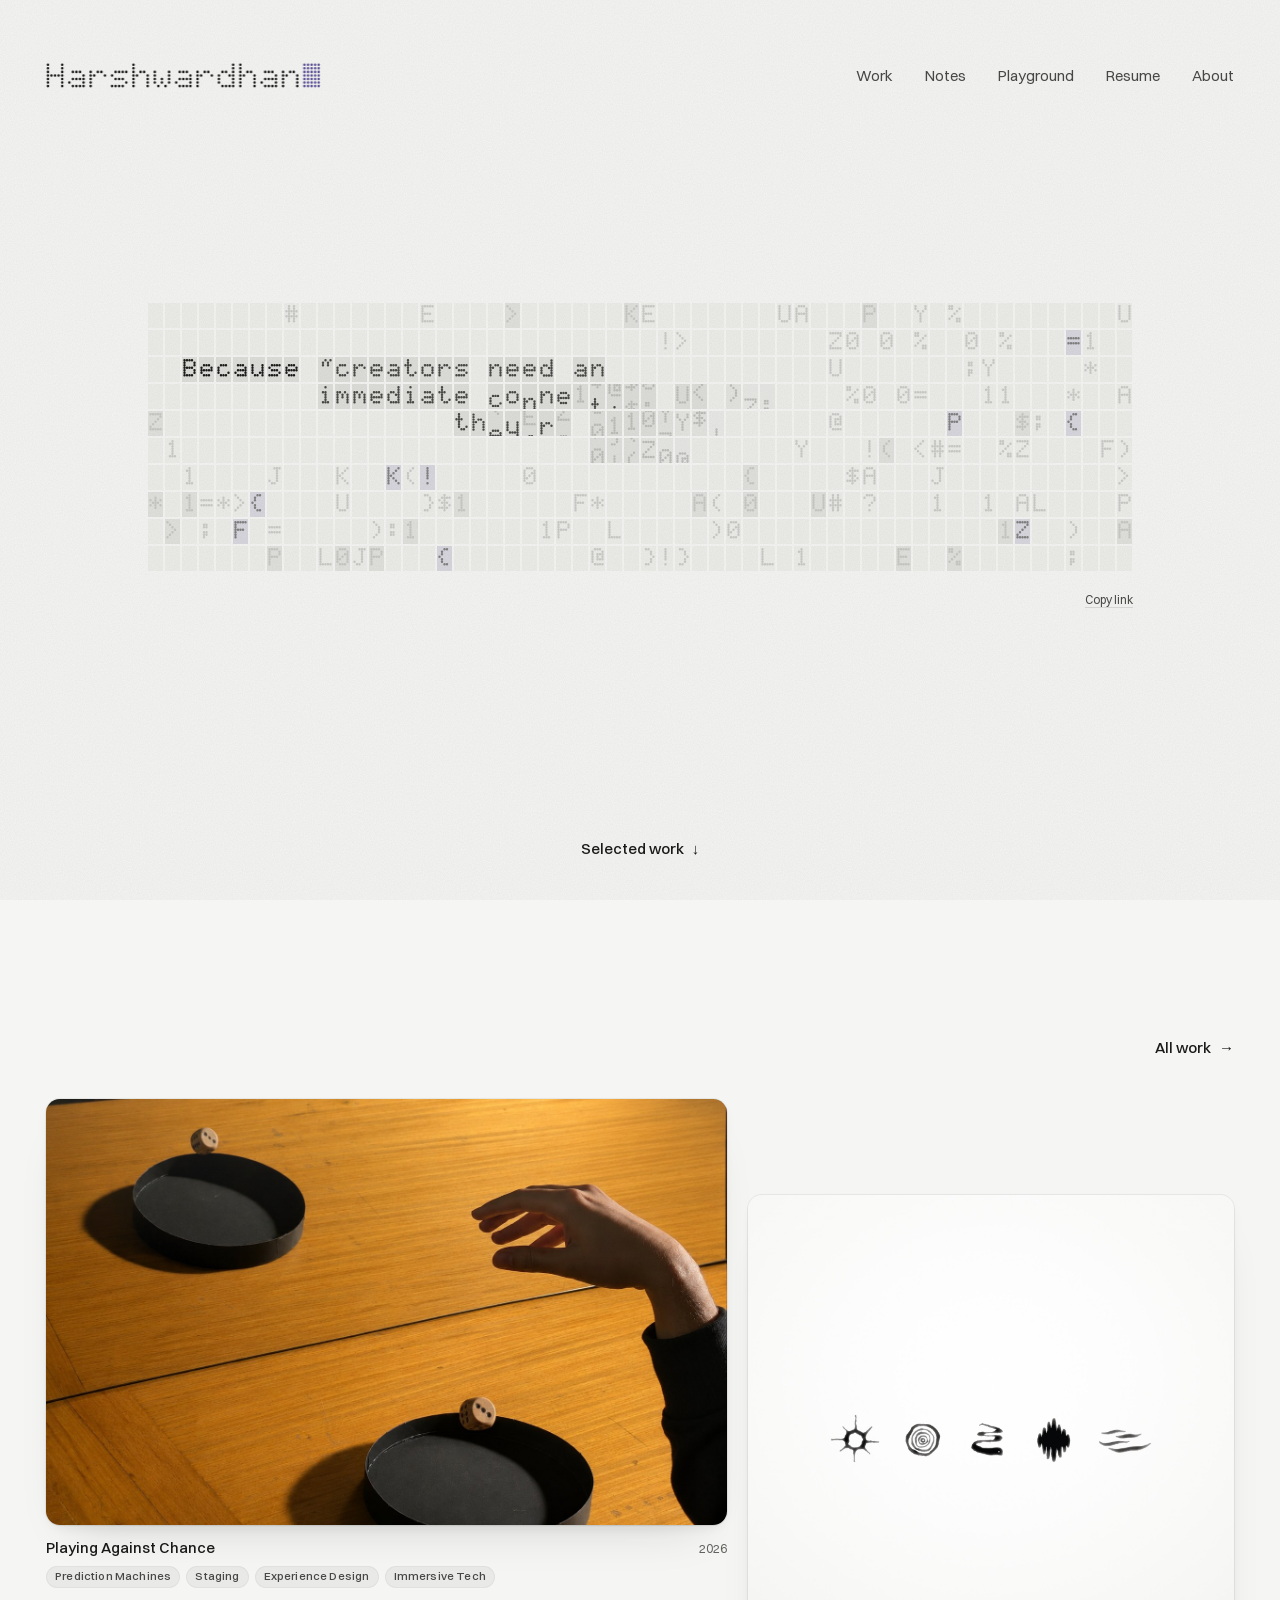
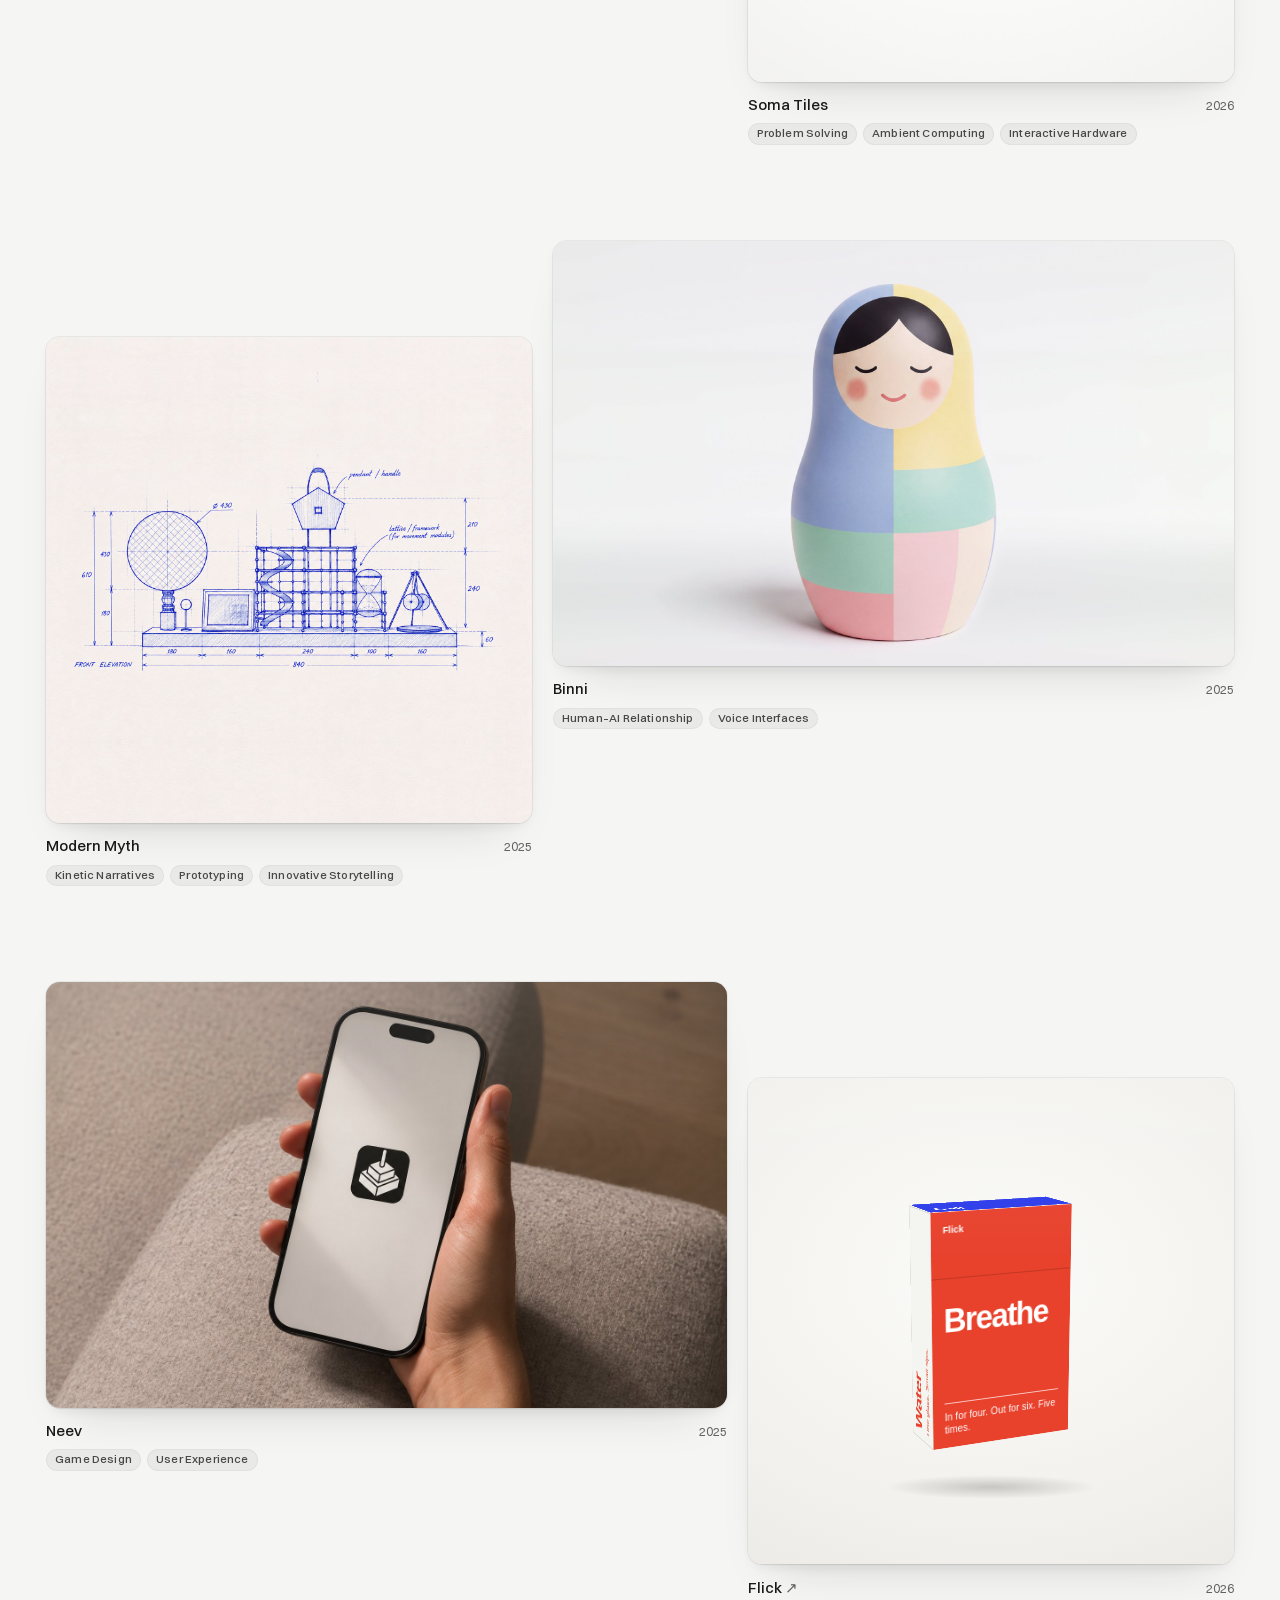
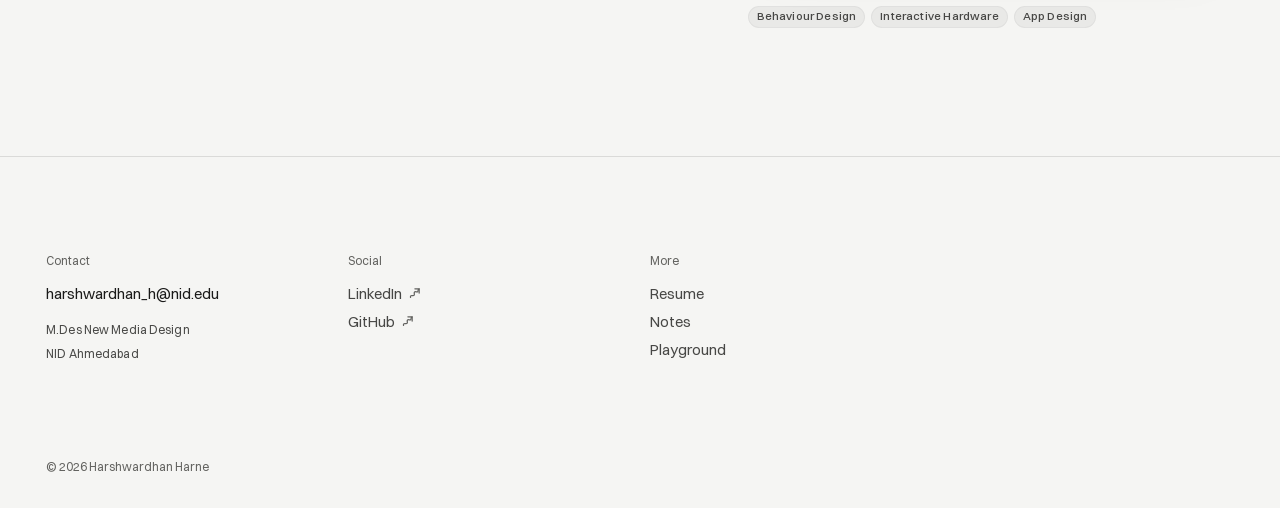
<file: index.html>
<!doctype html>
<html lang="en">
<head>
  <meta charset="utf-8">
  <meta name="viewport" content="width=device-width, initial-scale=1">
  <title>Harshwardhan Harne</title>
  <meta name="description" content="Harshwardhan Harne, designer. M.Des New Media Design, NID Ahmedabad.">
  <meta property="og:title" content="Harshwardhan Harne">
  <meta property="og:description" content="Designer. M.Des New Media Design, NID Ahmedabad.">
  <meta name="theme-color" content="#f5f5f3">
  <link rel="icon" href="assets/favicon.svg" type="image/svg+xml">
  <link rel="preload" href="assets/fonts/switzer-400-normal.woff2" as="font" type="font/woff2" crossorigin>
  <link rel="preload" href="assets/fonts/switzer-500-normal.woff2" as="font" type="font/woff2" crossorigin>
  <link rel="stylesheet" href="assets/css/foundations.css">
  <link rel="stylesheet" href="assets/css/site.css">
</head>
<body data-page="home">

  <!-- ===================== FIRST SCREEN ===================== -->
  <div class="hero">
    <header class="site-header page">
      <div class="brand">
        <h1 class="name"><span class="dots-l" data-name>Harshwardhan Harne</span></h1>
      </div>
      <nav aria-label="Main">
        <ul class="nav">
          <li><a class="nav-link" href="work.html">Work</a></li>
          <li><a class="nav-link" href="notes.html">Notes</a></li>
          <li><a class="nav-link" href="playground.html">Playground</a></li>
          <li><a class="nav-link" href="resume.html">Resume</a></li>
          <li><a class="nav-link" href="about.html">About</a></li>
        </ul>
      </nav>
    </header>

    <!-- Centre piece: a sentence written by me, chance and the visitor -->
    <div class="field-stage">
      <section class="synth page" data-synth aria-label="A sentence chance synthesises from my lines and the words of others">
        <canvas class="sy-grid" role="img" aria-label="A field of shifting characters"></canvas>
        <div class="sy-foot">
          <p class="sy-note" data-sy-note></p>
          <button class="sy-act" type="button" data-sy-share><span data-label>Copy link</span></button>
        </div>
        <p class="sr-only" aria-live="polite" data-sy-live></p>
      </section>
    </div>

    <div class="hero-base page">
      <a class="action" href="#work">Selected work <span class="arrow" aria-hidden="true">↓</span></a>
    </div>
  </div>

  <!-- ===================== SELECTED WORK ===================== -->
  <section id="work" class="page work-section" aria-labelledby="work-label">
    <div class="section-head is-action-only">
      <h2 class="section-label sr-only" id="work-label">Selected work</h2>
      <a class="action" href="work.html">All work <span class="arrow" aria-hidden="true">→</span></a>
    </div>
    <div class="work-feature" data-work="featured"></div>
  </section>

  <!-- ===================== FOOTER =====================
       Labelled groups, stacked. Replace # with your Instagram link. -->
  <footer class="site-footer page">
    <div class="grid">
      <div class="foot-group wide">
        <h2>Contact</h2>
        <a class="foot-email" href="mailto:harshwardhan_h@nid.edu">harshwardhan_h@nid.edu</a>
        <div class="foot-meta">
          <p>M.Des New Media Design</p>
          <p>NID Ahmedabad</p>
        </div>
      </div>
      <div class="foot-group">
        <h2>Social</h2>
        <a href="https://www.linkedin.com/in/harshwardhan-h-123a101b2" target="_blank" rel="noopener">LinkedIn <span class="arrow arrow-wave" aria-hidden="true"></span></a>
        <!-- add your Instagram URL, then remove these comment marks: <a href="#" target="_blank" rel="noopener">Instagram <span class="arrow arrow-wave" aria-hidden="true"></span></a> -->
        <a href="https://github.com/harshharne" target="_blank" rel="noopener">GitHub <span class="arrow arrow-wave" aria-hidden="true"></span></a>
      </div>
      <div class="foot-group">
        <h2>More</h2>
        <a href="resume.html">Resume</a>
        <a href="notes.html">Notes</a>
        <a href="playground.html">Playground</a>
      </div>
    </div>
    <p class="foot-base">© <span data-year>2026</span> Harshwardhan Harne</p>
  </footer>

  <script src="assets/js/dotfont.js"></script>
  <script src="assets/js/dots.js"></script>
  <script src="assets/js/content.js"></script>
  <script src="assets/js/flick-pack.js"></script>
  <script src="assets/js/work.js"></script>
  <script src="assets/js/name.js"></script>
  <script src="assets/js/chance.js"></script>
  <script src="assets/js/synth-data.js"></script>
  <script src="assets/js/synth.js"></script>
  <script src="assets/js/crayon.js"></script>
  <script>
    document.querySelectorAll("[data-year]").forEach(el => el.textContent = new Date().getFullYear());
  </script>
  <script src="assets/js/count.js" defer></script>
</body>
</html>
</file>
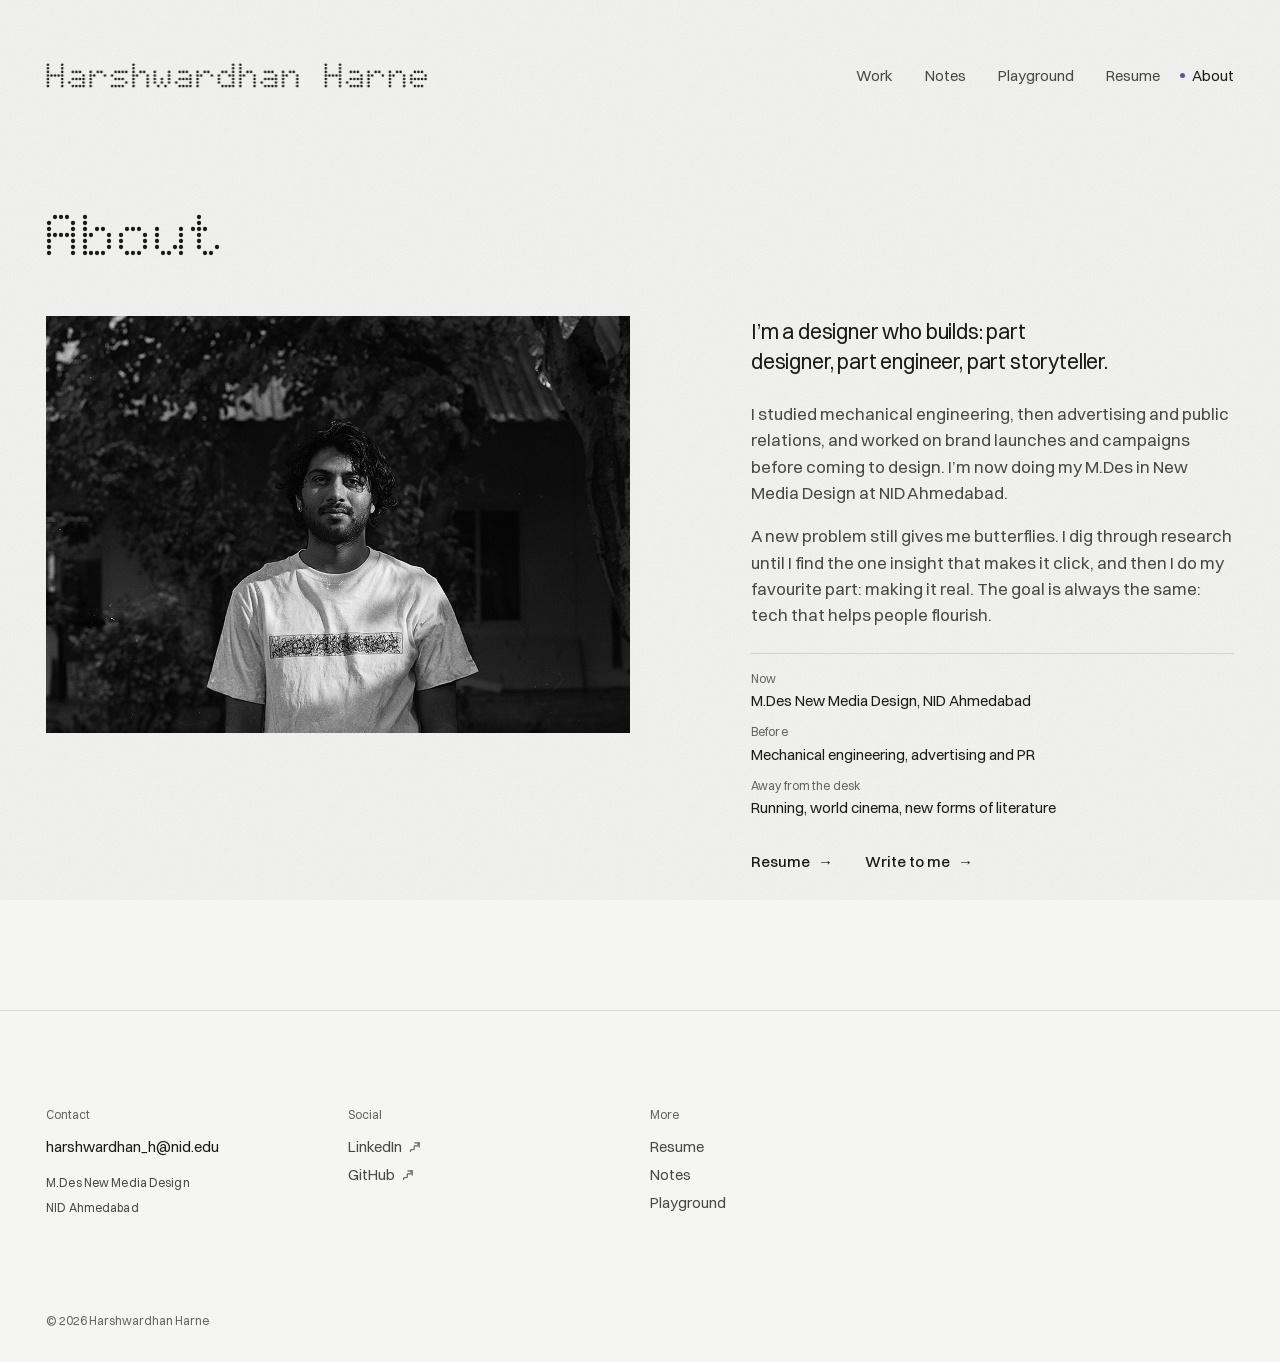
<file: about.html>
<!doctype html>
<html lang="en">
<head>
  <meta charset="utf-8">
  <meta name="viewport" content="width=device-width, initial-scale=1">
  <title>About · Harshwardhan Harne</title>
  <meta name="description" content="Harshwardhan Harne, designer. M.Des New Media Design, NID Ahmedabad.">
  <meta property="og:title" content="Harshwardhan Harne">
  <meta property="og:description" content="Designer. M.Des New Media Design, NID Ahmedabad.">
  <meta name="theme-color" content="#f5f5f3">
  <link rel="icon" href="assets/favicon.svg" type="image/svg+xml">
  <link rel="preload" href="assets/fonts/switzer-400-normal.woff2" as="font" type="font/woff2" crossorigin>
  <link rel="preload" href="assets/fonts/switzer-500-normal.woff2" as="font" type="font/woff2" crossorigin>
  <link rel="stylesheet" href="assets/css/foundations.css">
  <link rel="stylesheet" href="assets/css/site.css">
</head>
<body data-page="about">

  <header class="site-header page">
    <div class="brand">
      <a class="name" href="index.html" aria-label="Harshwardhan Harne, home"><span class="dots-l" data-name>Harshwardhan Harne</span></a>
    </div>
    <nav aria-label="Main">
      <ul class="nav">
        <li><a class="nav-link" href="work.html">Work</a></li>
        <li><a class="nav-link" href="notes.html">Notes</a></li>
        <li><a class="nav-link" href="playground.html">Playground</a></li>
        <li><a class="nav-link" href="resume.html">Resume</a></li>
        <li><a class="nav-link" href="about.html" aria-current="page">About</a></li>
      </ul>
    </nav>
  </header>

  <main class="page">
    <section class="page-intro">
      <h1 class="dots-xl" data-dots="nowrap">About</h1>
    </section>

    <!-- PLACEHOLDER COPY: drawn from the resume, to be rewritten in Phase B. -->
    <div class="about">
      <figure class="about-photo">
        <img src="assets/img/harsh.jpg" alt="Black and white portrait of Harshwardhan Harne, standing outdoors under trees" width="1167" height="833">
      </figure>
      <div class="about-text">
        <p class="about-lead">I’m a designer who builds: part designer, part engineer, part storyteller.</p>
        <div class="cs-text">
          <p>I studied mechanical engineering, then advertising and public relations, and worked on brand launches and campaigns before coming to design. I’m now doing my M.Des in New Media Design at NID Ahmedabad.</p>
          <p>A new problem still gives me butterflies. I dig through research until I find the one insight that makes it click, and then I do my favourite part: making it real. The goal is always the same: tech that helps people flourish.</p>
        </div>
        <dl class="about-facts">
          <div><dt>Now</dt><dd>M.Des New Media Design, NID Ahmedabad</dd></div>
          <div><dt>Before</dt><dd>Mechanical engineering, advertising and PR</dd></div>
          <div><dt>Away from the desk</dt><dd>Running, world cinema, new forms of literature</dd></div>
        </dl>
        <p class="about-links"><a class="action" href="resume.html">Resume <span class="arrow" aria-hidden="true">→</span></a><a class="action" href="mailto:harshwardhan_h@nid.edu">Write to me <span class="arrow" aria-hidden="true">→</span></a></p>
      </div>
    </div>
  </main>

  <!-- ===================== FOOTER =====================
       Labelled groups, stacked. Replace # with your Instagram link. -->
  <footer class="site-footer page">
    <div class="grid">
      <div class="foot-group wide">
        <h2>Contact</h2>
        <a class="foot-email" href="mailto:harshwardhan_h@nid.edu">harshwardhan_h@nid.edu</a>
        <div class="foot-meta">
          <p>M.Des New Media Design</p>
          <p>NID Ahmedabad</p>
        </div>
      </div>
      <div class="foot-group">
        <h2>Social</h2>
        <a href="https://www.linkedin.com/in/harshwardhan-h-123a101b2" target="_blank" rel="noopener">LinkedIn <span class="arrow arrow-wave" aria-hidden="true"></span></a>
        <!-- add your Instagram URL, then remove these comment marks: <a href="#" target="_blank" rel="noopener">Instagram <span class="arrow arrow-wave" aria-hidden="true"></span></a> -->
        <a href="https://github.com/harshharne" target="_blank" rel="noopener">GitHub <span class="arrow arrow-wave" aria-hidden="true"></span></a>
      </div>
      <div class="foot-group">
        <h2>More</h2>
        <a href="resume.html">Resume</a>
        <a href="notes.html">Notes</a>
        <a href="playground.html">Playground</a>
      </div>
    </div>
    <p class="foot-base">© <span data-year>2026</span> Harshwardhan Harne</p>
  </footer>

  <script src="assets/js/dotfont.js"></script>
  <script src="assets/js/dots.js"></script>
  <script src="assets/js/name.js"></script>
  <script>
    document.querySelectorAll("[data-year]").forEach(el => el.textContent = new Date().getFullYear());
  </script>
  <script src="assets/js/count.js" defer></script>
</body>
</html>
</file>
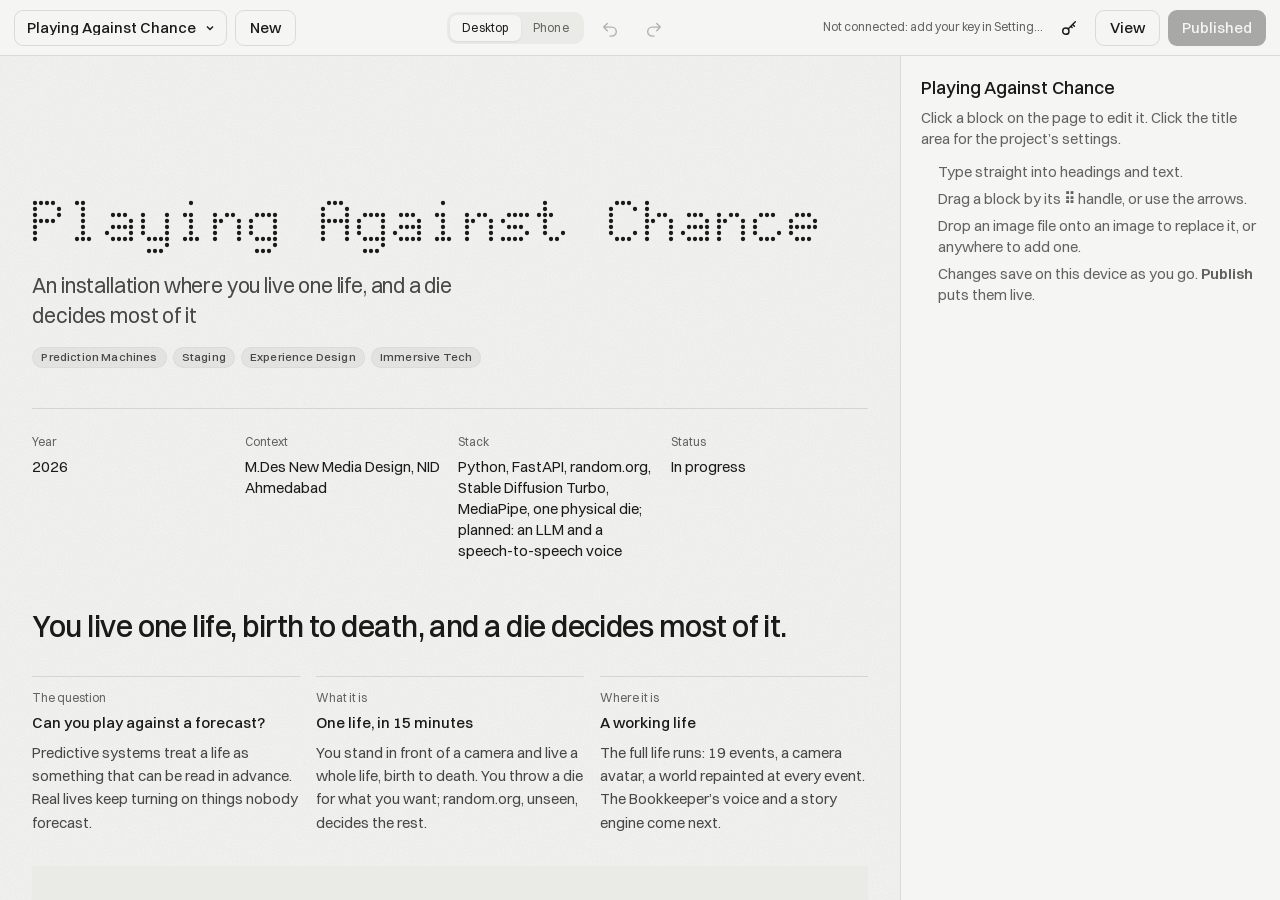
<file: edit.html>
<!doctype html>
<html lang="en">
<head>
  <meta charset="utf-8">
  <meta name="viewport" content="width=device-width, initial-scale=1, viewport-fit=cover">
  <meta name="robots" content="noindex, nofollow">
  <title>Editor · Harshwardhan Harne</title>
  <meta name="theme-color" content="#f5f5f3">
  <link rel="icon" href="assets/favicon.svg" type="image/svg+xml">
  <link rel="stylesheet" href="assets/css/foundations.css">
  <link rel="stylesheet" href="assets/editor/editor.css">
</head>
<body class="ed">
  <!-- The case study editor. Not linked from the site. Publishing needs your GitHub key (Settings). -->
  <header class="ed-top">
    <div class="ed-top-left">
      <label class="ed-select"><span class="sr-only">Project</span><select id="pick" aria-label="Project"></select></label>
      <button class="ed-btn ghost" id="newProject" title="New project">New</button>
    </div>
    <div class="ed-top-mid">
      <div class="ed-seg" role="group" aria-label="Preview width">
        <button class="ed-seg-btn" data-view="desktop" aria-pressed="true">Desktop</button>
        <button class="ed-seg-btn" data-view="phone" aria-pressed="false">Phone</button>
      </div>
      <button class="ed-icon" id="undo" title="Undo (Ctrl/Cmd+Z)" aria-label="Undo"><svg viewBox="0 0 20 20"><path d="M7 5 3 9l4 4M3 9h9a5 5 0 0 1 0 10h-2"/></svg></button>
      <button class="ed-icon" id="redo" title="Redo (Shift+Ctrl/Cmd+Z)" aria-label="Redo"><svg viewBox="0 0 20 20"><path d="m13 5 4 4-4 4M17 9H8a5 5 0 0 0 0 10h2"/></svg></button>
    </div>
    <div class="ed-top-right">
      <span class="ed-status" id="status" aria-live="polite"></span>
      <button class="ed-icon" id="openSettings" title="Publishing key" aria-label="Publishing key"><svg viewBox="0 0 20 20"><circle cx="6.5" cy="13.5" r="3.5"/><path d="m9 11 8-8M14 6l2 2M12 8l1.5 1.5"/></svg></button>
      <a class="ed-btn ghost" id="viewLive" target="_blank" rel="noopener">View</a>
      <button class="ed-btn" id="publish" disabled>Publish</button>
    </div>
  </header>

  <div class="ed-main">
    <div class="ed-stage" id="stage">
      <iframe id="canvas" class="ed-frame" src="assets/editor/canvas.html" title="Case study canvas"></iframe>
    </div>
    <aside class="ed-panel" id="panel" aria-label="Block settings">
      <button class="ed-sheet-grip" id="sheetClose" aria-label="Close settings"><span></span></button>
      <div class="ed-panel-body" id="panelBody"></div>
    </aside>
  </div>

  <!-- add a block -->
  <dialog class="ed-dialog" id="palette">
    <form method="dialog" class="ed-dialog-in">
      <header><h2>Add a block</h2><button class="ed-icon" value="cancel" aria-label="Close"><svg viewBox="0 0 20 20"><path d="m5 5 10 10M15 5 5 15"/></svg></button></header>
      <div class="ed-palette" id="paletteList"></div>
    </form>
  </dialog>

  <!-- settings: GitHub key -->
  <dialog class="ed-dialog" id="settings">
    <form method="dialog" class="ed-dialog-in" id="settingsForm">
      <header><h2>Publishing</h2><button class="ed-icon" value="cancel" aria-label="Close"><svg viewBox="0 0 20 20"><path d="m5 5 10 10M15 5 5 15"/></svg></button></header>
      <p class="ed-help">Publish saves your changes straight to your GitHub repo. It needs a key that can only touch that one repo.</p>
      <ol class="ed-steps">
        <li>On GitHub, open <a class="link" href="https://github.com/settings/personal-access-tokens/new" target="_blank" rel="noopener">Settings → Developer settings → Fine-grained tokens → Generate new token</a>.</li>
        <li>Name it “Portfolio editor”, and pick an expiry (a year is fine).</li>
        <li>Repository access: <b>Only select repositories</b> → your portfolio repo.</li>
        <li>Permissions → Repository → <b>Contents: Read and write</b>. Nothing else.</li>
        <li>Generate, copy it, and paste it below. It stays on this device only.</li>
      </ol>
      <label class="ed-field"><span>Key</span><input type="password" id="ghToken" autocomplete="off" spellcheck="false" placeholder="github_pat_…"></label>
      <div class="ed-row2">
        <label class="ed-field"><span>Owner</span><input id="ghOwner" spellcheck="false"></label>
        <label class="ed-field"><span>Repo</span><input id="ghRepo" spellcheck="false"></label>
      </div>
      <label class="ed-field"><span>Branch <i>(blank = the repo’s default)</i></span><input id="ghBranch" spellcheck="false" placeholder="main"></label>
      <p class="ed-help" id="ghCheck"></p>
      <footer><button class="ed-btn ghost" type="button" id="ghForget">Forget key</button><button class="ed-btn ghost" type="button" id="ghTest">Check</button><button class="ed-btn" value="save">Save</button></footer>
    </form>
  </dialog>

  <div class="ed-toasts" id="toasts" aria-live="polite"></div>
  <input type="file" id="filePick" accept="image/*,video/mp4,video/webm" hidden>

  <script src="assets/editor/blocks.js"></script>
  <script src="assets/editor/github.js"></script>
  <script src="assets/editor/editor.js"></script>
</body>
</html>
</file>
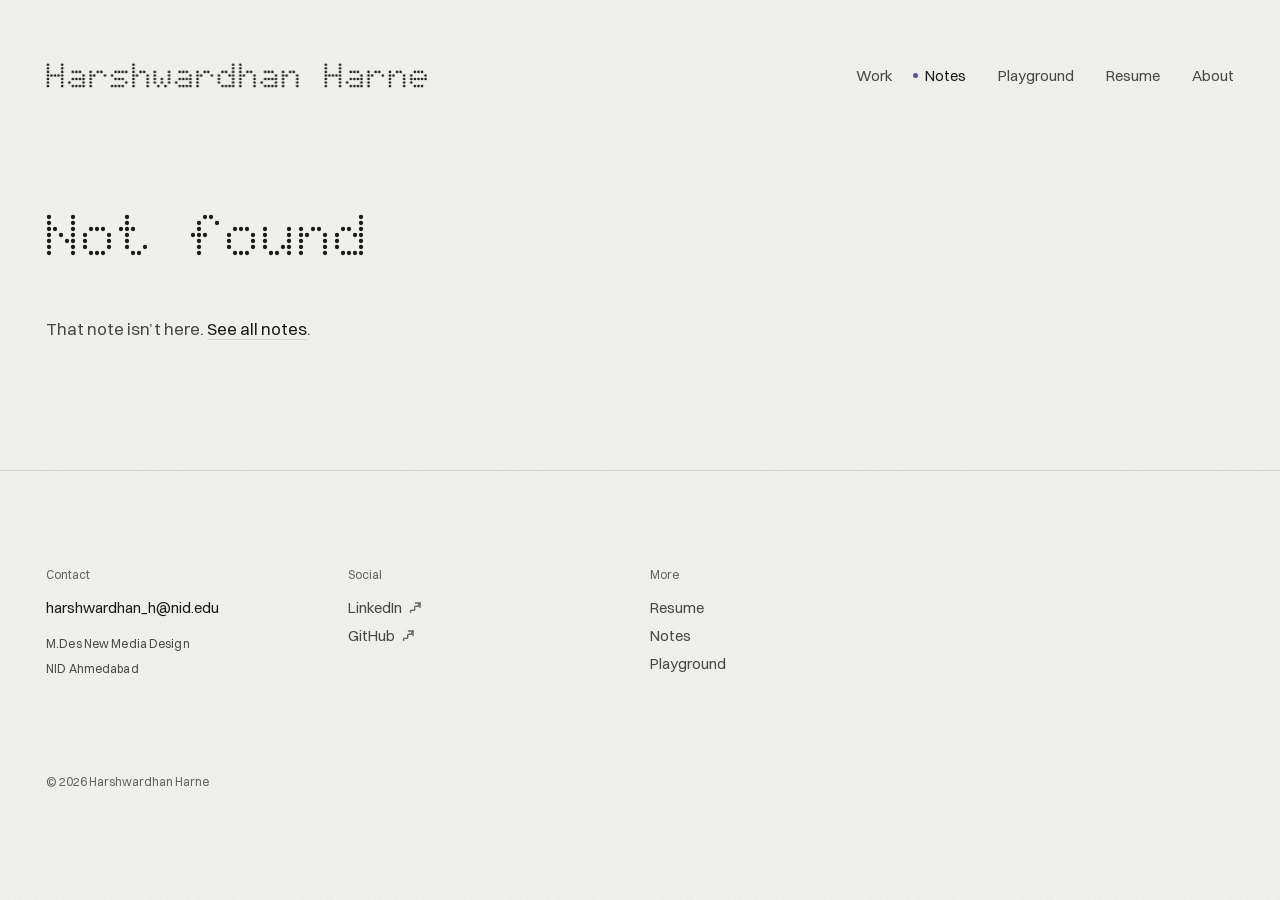
<file: note.html>
<!doctype html>
<html lang="en">
<head>
  <meta charset="utf-8">
  <meta name="viewport" content="width=device-width, initial-scale=1">
  <title>Note · Harshwardhan Harne</title>
  <meta name="description" content="Harshwardhan Harne, designer. M.Des New Media Design, NID Ahmedabad.">
  <meta property="og:title" content="Harshwardhan Harne">
  <meta property="og:description" content="Designer. M.Des New Media Design, NID Ahmedabad.">
  <meta name="theme-color" content="#f5f5f3">
  <link rel="icon" href="assets/favicon.svg" type="image/svg+xml">
  <link rel="preload" href="assets/fonts/switzer-400-normal.woff2" as="font" type="font/woff2" crossorigin>
  <link rel="preload" href="assets/fonts/switzer-500-normal.woff2" as="font" type="font/woff2" crossorigin>
  <link rel="stylesheet" href="assets/css/foundations.css">
  <link rel="stylesheet" href="assets/css/site.css">
</head>
<body data-page="note">

  <header class="site-header page">
    <div class="brand">
      <a class="name" href="index.html" aria-label="Harshwardhan Harne, home"><span class="dots-l" data-name>Harshwardhan Harne</span></a>
    </div>
    <nav aria-label="Main">
      <ul class="nav">
        <li><a class="nav-link" href="work.html">Work</a></li>
        <li><a class="nav-link" href="notes.html" aria-current="page">Notes</a></li>
        <li><a class="nav-link" href="playground.html">Playground</a></li>
        <li><a class="nav-link" href="resume.html">Resume</a></li>
        <li><a class="nav-link" href="about.html">About</a></li>
      </ul>
    </nav>
  </header>

  <main class="page">
    <div data-note></div>
  </main>

  <!-- ===================== FOOTER =====================
       Labelled groups, stacked. Replace # with your Instagram link. -->
  <footer class="site-footer page">
    <div class="grid">
      <div class="foot-group wide">
        <h2>Contact</h2>
        <a class="foot-email" href="mailto:harshwardhan_h@nid.edu">harshwardhan_h@nid.edu</a>
        <div class="foot-meta">
          <p>M.Des New Media Design</p>
          <p>NID Ahmedabad</p>
        </div>
      </div>
      <div class="foot-group">
        <h2>Social</h2>
        <a href="https://www.linkedin.com/in/harshwardhan-h-123a101b2" target="_blank" rel="noopener">LinkedIn <span class="arrow arrow-wave" aria-hidden="true"></span></a>
        <!-- add your Instagram URL, then remove these comment marks: <a href="#" target="_blank" rel="noopener">Instagram <span class="arrow arrow-wave" aria-hidden="true"></span></a> -->
        <a href="https://github.com/harshharne" target="_blank" rel="noopener">GitHub <span class="arrow arrow-wave" aria-hidden="true"></span></a>
      </div>
      <div class="foot-group">
        <h2>More</h2>
        <a href="resume.html">Resume</a>
        <a href="notes.html">Notes</a>
        <a href="playground.html">Playground</a>
      </div>
    </div>
    <p class="foot-base">© <span data-year>2026</span> Harshwardhan Harne</p>
  </footer>

  <script src="assets/js/dotfont.js"></script>
  <script src="assets/js/dots.js"></script>
  <script src="assets/js/name.js"></script>
  <script src="assets/js/content.js"></script>
  <script src="assets/js/project.js"></script>
  <script src="assets/js/notes.js"></script>
  <script>
    document.querySelectorAll("[data-year]").forEach(el => el.textContent = new Date().getFullYear());
  </script>
  <script src="assets/js/count.js" defer></script>
</body>
</html>
</file>
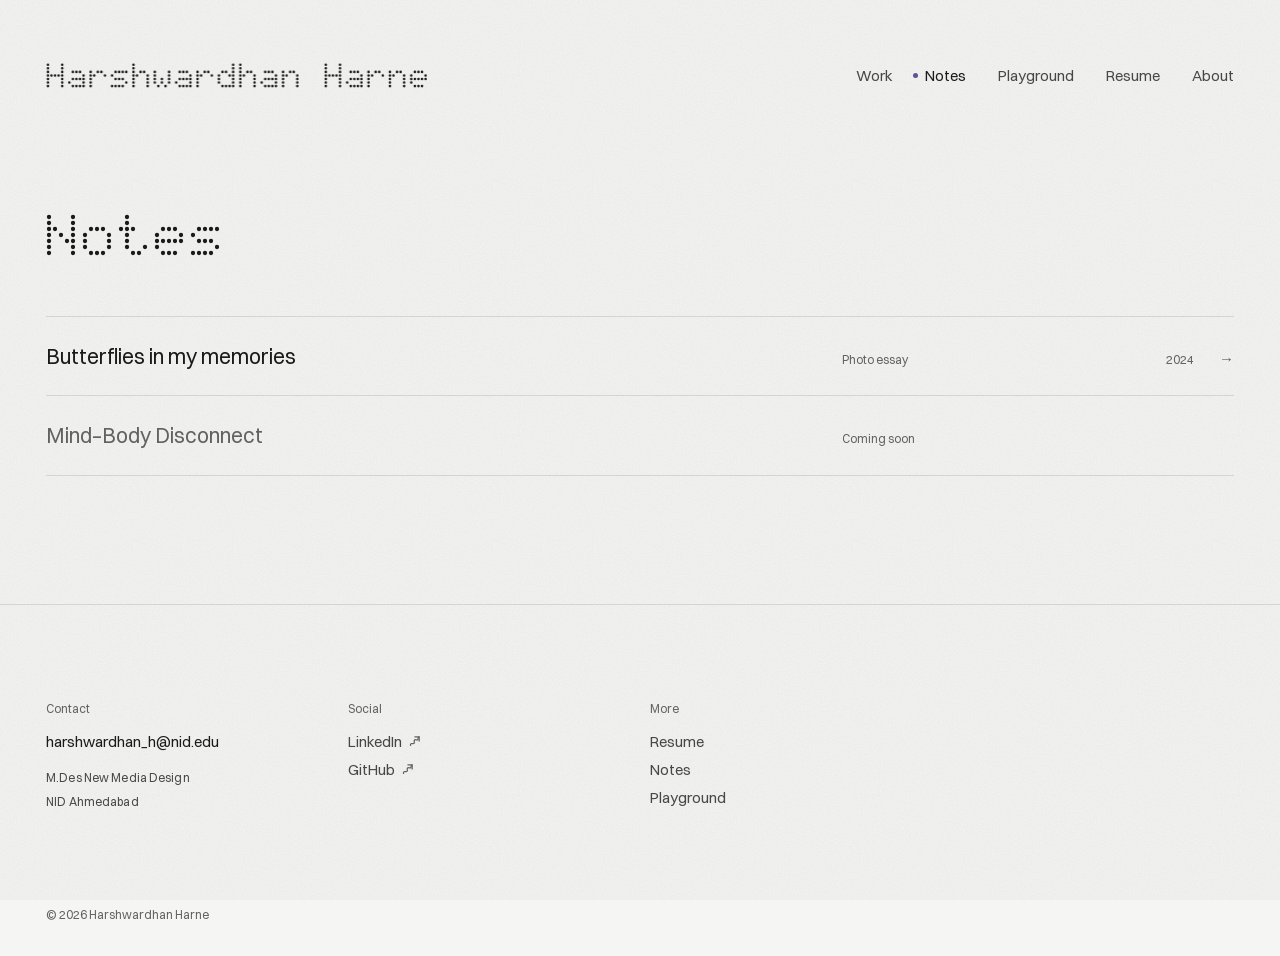
<file: notes.html>
<!doctype html>
<html lang="en">
<head>
  <meta charset="utf-8">
  <meta name="viewport" content="width=device-width, initial-scale=1">
  <title>Notes · Harshwardhan Harne</title>
  <meta name="description" content="Harshwardhan Harne, designer. M.Des New Media Design, NID Ahmedabad.">
  <meta property="og:title" content="Harshwardhan Harne">
  <meta property="og:description" content="Designer. M.Des New Media Design, NID Ahmedabad.">
  <meta name="theme-color" content="#f5f5f3">
  <link rel="icon" href="assets/favicon.svg" type="image/svg+xml">
  <link rel="preload" href="assets/fonts/switzer-400-normal.woff2" as="font" type="font/woff2" crossorigin>
  <link rel="preload" href="assets/fonts/switzer-500-normal.woff2" as="font" type="font/woff2" crossorigin>
  <link rel="stylesheet" href="assets/css/foundations.css">
  <link rel="stylesheet" href="assets/css/site.css">
</head>
<body data-page="notes">

  <header class="site-header page">
    <div class="brand">
      <a class="name" href="index.html" aria-label="Harshwardhan Harne, home"><span class="dots-l" data-name>Harshwardhan Harne</span></a>
    </div>
    <nav aria-label="Main">
      <ul class="nav">
        <li><a class="nav-link" href="work.html">Work</a></li>
        <li><a class="nav-link" href="notes.html" aria-current="page">Notes</a></li>
        <li><a class="nav-link" href="playground.html">Playground</a></li>
        <li><a class="nav-link" href="resume.html">Resume</a></li>
        <li><a class="nav-link" href="about.html">About</a></li>
      </ul>
    </nav>
  </header>

  <main class="page">
    <section class="page-intro">
      <h1 class="dots-xl" data-dots="nowrap">Notes</h1>
    </section>
    <ul class="note-list" data-notes></ul>
  </main>

  <!-- ===================== FOOTER =====================
       Labelled groups, stacked. Replace # with your Instagram link. -->
  <footer class="site-footer page">
    <div class="grid">
      <div class="foot-group wide">
        <h2>Contact</h2>
        <a class="foot-email" href="mailto:harshwardhan_h@nid.edu">harshwardhan_h@nid.edu</a>
        <div class="foot-meta">
          <p>M.Des New Media Design</p>
          <p>NID Ahmedabad</p>
        </div>
      </div>
      <div class="foot-group">
        <h2>Social</h2>
        <a href="https://www.linkedin.com/in/harshwardhan-h-123a101b2" target="_blank" rel="noopener">LinkedIn <span class="arrow arrow-wave" aria-hidden="true"></span></a>
        <!-- add your Instagram URL, then remove these comment marks: <a href="#" target="_blank" rel="noopener">Instagram <span class="arrow arrow-wave" aria-hidden="true"></span></a> -->
        <a href="https://github.com/harshharne" target="_blank" rel="noopener">GitHub <span class="arrow arrow-wave" aria-hidden="true"></span></a>
      </div>
      <div class="foot-group">
        <h2>More</h2>
        <a href="resume.html">Resume</a>
        <a href="notes.html">Notes</a>
        <a href="playground.html">Playground</a>
      </div>
    </div>
    <p class="foot-base">© <span data-year>2026</span> Harshwardhan Harne</p>
  </footer>

  <script src="assets/js/dotfont.js"></script>
  <script src="assets/js/dots.js"></script>
  <script src="assets/js/name.js"></script>
  <script src="assets/js/content.js"></script>
  <script src="assets/js/notes.js"></script>
  <script>
    document.querySelectorAll("[data-year]").forEach(el => el.textContent = new Date().getFullYear());
  </script>
  <script src="assets/js/count.js" defer></script>
</body>
</html>
</file>
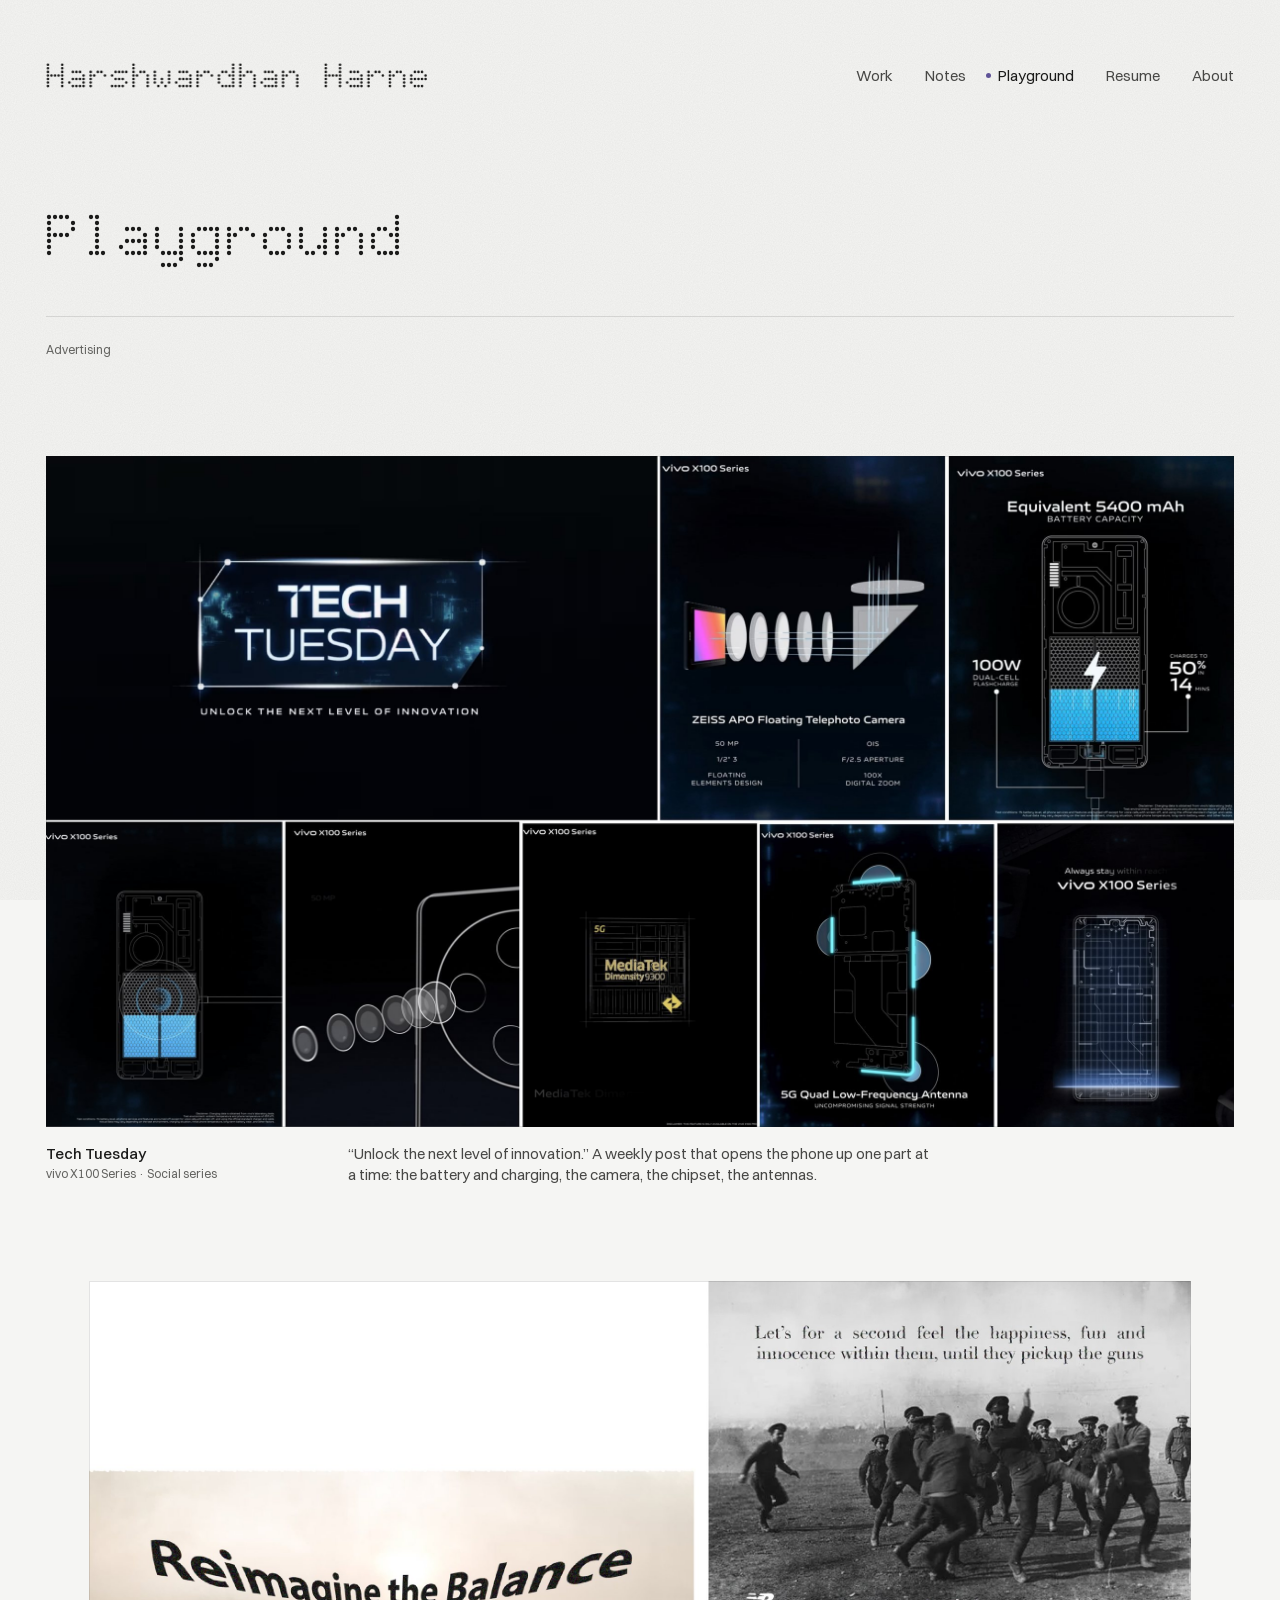
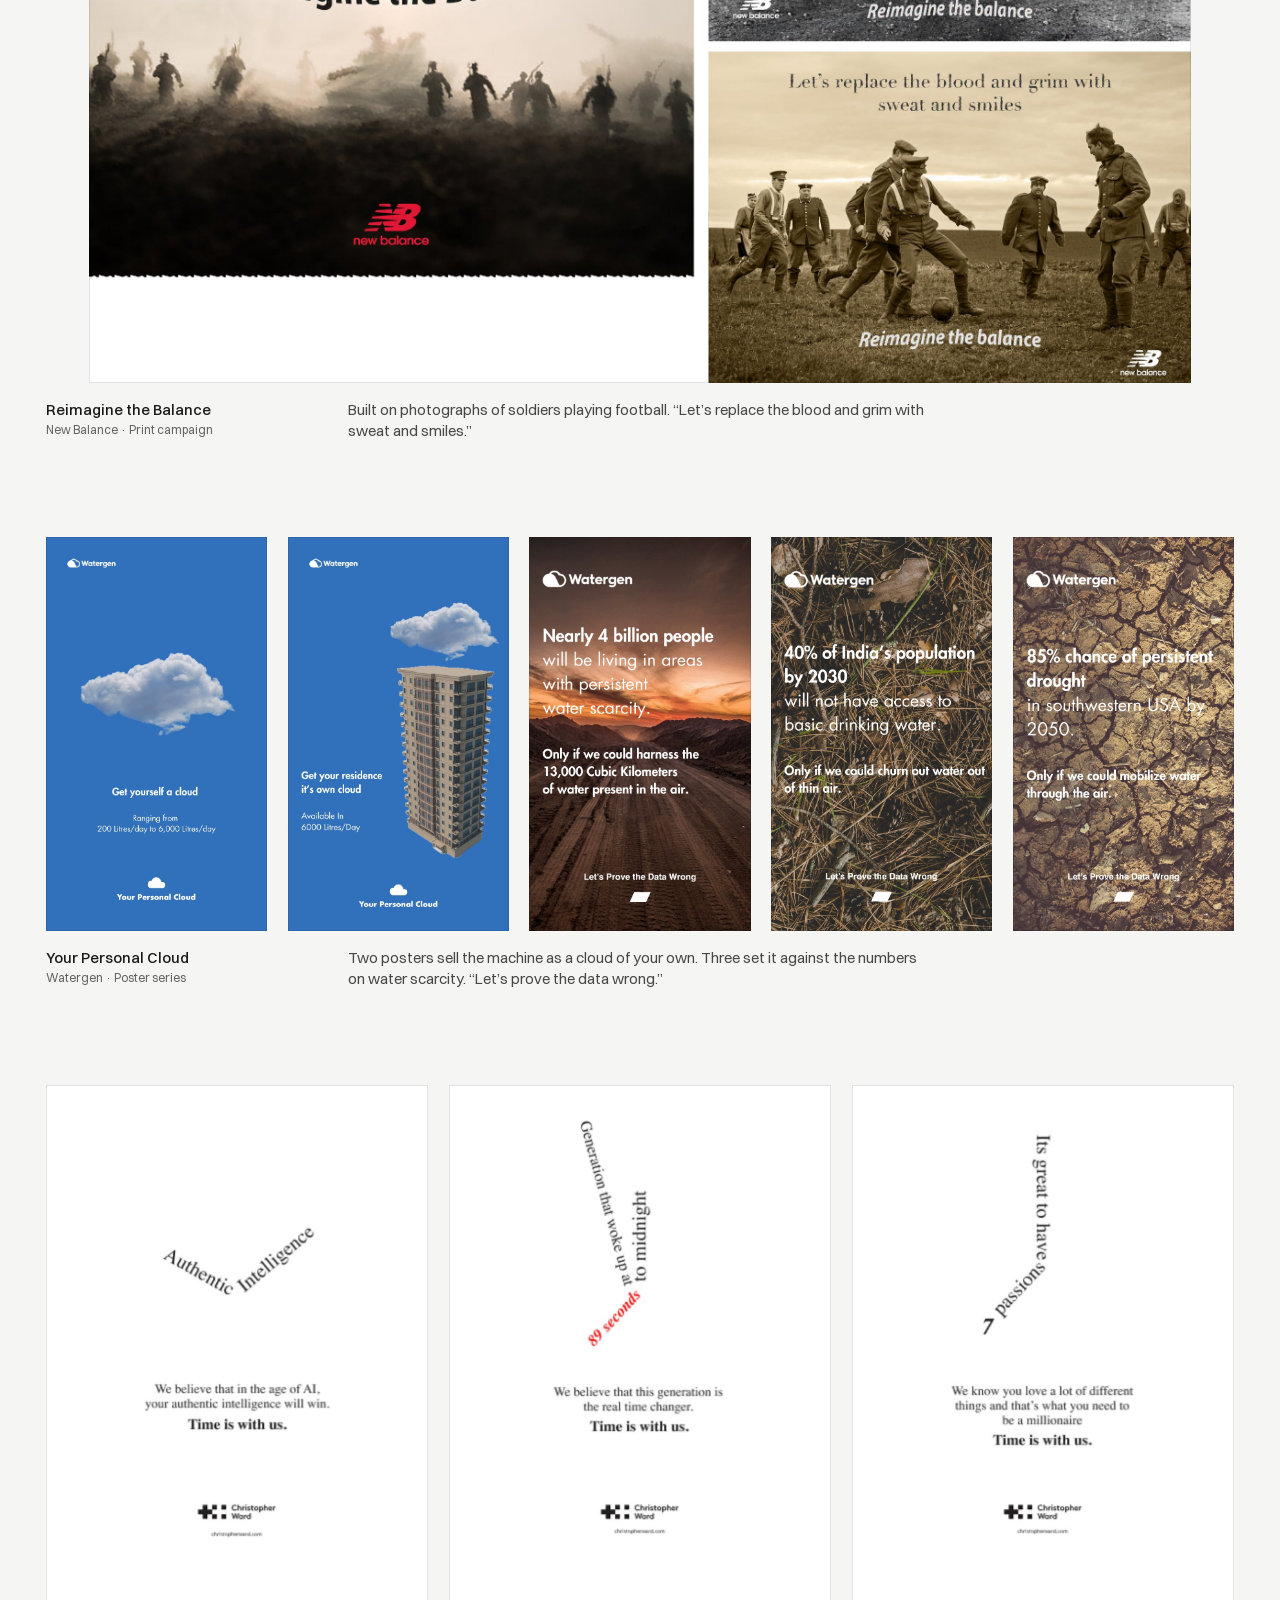
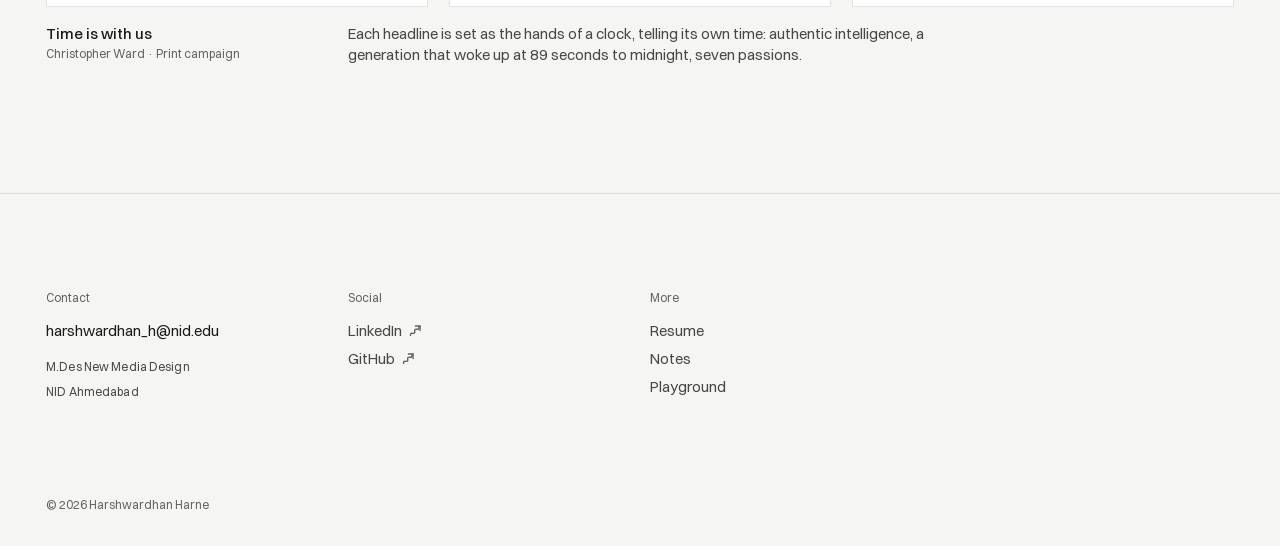
<file: playground.html>
<!doctype html>
<html lang="en">
<head>
  <meta charset="utf-8">
  <meta name="viewport" content="width=device-width, initial-scale=1">
  <title>Playground · Harshwardhan Harne</title>
  <meta name="description" content="Harshwardhan Harne, designer. M.Des New Media Design, NID Ahmedabad.">
  <meta property="og:title" content="Harshwardhan Harne">
  <meta property="og:description" content="Designer. M.Des New Media Design, NID Ahmedabad.">
  <meta name="theme-color" content="#f5f5f3">
  <link rel="icon" href="assets/favicon.svg" type="image/svg+xml">
  <link rel="preload" href="assets/fonts/switzer-400-normal.woff2" as="font" type="font/woff2" crossorigin>
  <link rel="preload" href="assets/fonts/switzer-500-normal.woff2" as="font" type="font/woff2" crossorigin>
  <link rel="stylesheet" href="assets/css/foundations.css">
  <link rel="stylesheet" href="assets/css/site.css">
</head>
<body data-page="playground">

  <header class="site-header page">
    <div class="brand">
      <a class="name" href="index.html" aria-label="Harshwardhan Harne, home"><span class="dots-l" data-name>Harshwardhan Harne</span></a>
    </div>
    <nav aria-label="Main">
      <ul class="nav">
        <li><a class="nav-link" href="work.html">Work</a></li>
        <li><a class="nav-link" href="notes.html">Notes</a></li>
        <li><a class="nav-link" href="playground.html" aria-current="page">Playground</a></li>
        <li><a class="nav-link" href="resume.html">Resume</a></li>
        <li><a class="nav-link" href="about.html">About</a></li>
      </ul>
    </nav>
  </header>

  <main class="page">
    <section class="page-intro">
      <h1 class="dots-xl" data-dots="nowrap">Playground</h1>
    </section>
    <div class="pg" data-playground><p class="placeholder-line">This page is being built.</p></div>
  </main>

  <!-- ===================== FOOTER =====================
       Labelled groups, stacked. Replace # with your Instagram link. -->
  <footer class="site-footer page">
    <div class="grid">
      <div class="foot-group wide">
        <h2>Contact</h2>
        <a class="foot-email" href="mailto:harshwardhan_h@nid.edu">harshwardhan_h@nid.edu</a>
        <div class="foot-meta">
          <p>M.Des New Media Design</p>
          <p>NID Ahmedabad</p>
        </div>
      </div>
      <div class="foot-group">
        <h2>Social</h2>
        <a href="https://www.linkedin.com/in/harshwardhan-h-123a101b2" target="_blank" rel="noopener">LinkedIn <span class="arrow arrow-wave" aria-hidden="true"></span></a>
        <!-- add your Instagram URL, then remove these comment marks: <a href="#" target="_blank" rel="noopener">Instagram <span class="arrow arrow-wave" aria-hidden="true"></span></a> -->
        <a href="https://github.com/harshharne" target="_blank" rel="noopener">GitHub <span class="arrow arrow-wave" aria-hidden="true"></span></a>
      </div>
      <div class="foot-group">
        <h2>More</h2>
        <a href="resume.html">Resume</a>
        <a href="notes.html">Notes</a>
        <a href="playground.html">Playground</a>
      </div>
    </div>
    <p class="foot-base">© <span data-year>2026</span> Harshwardhan Harne</p>
  </footer>

  <script src="assets/js/dotfont.js"></script>
  <script src="assets/js/dots.js"></script>
  <script src="assets/js/name.js"></script>
  <script src="assets/js/content.js"></script>
  <script src="assets/js/project.js"></script>
  <script src="assets/js/playground.js"></script>
  <script>
    document.querySelectorAll("[data-year]").forEach(el => el.textContent = new Date().getFullYear());
  </script>
  <script src="assets/js/count.js" defer></script>
</body>
</html>
</file>
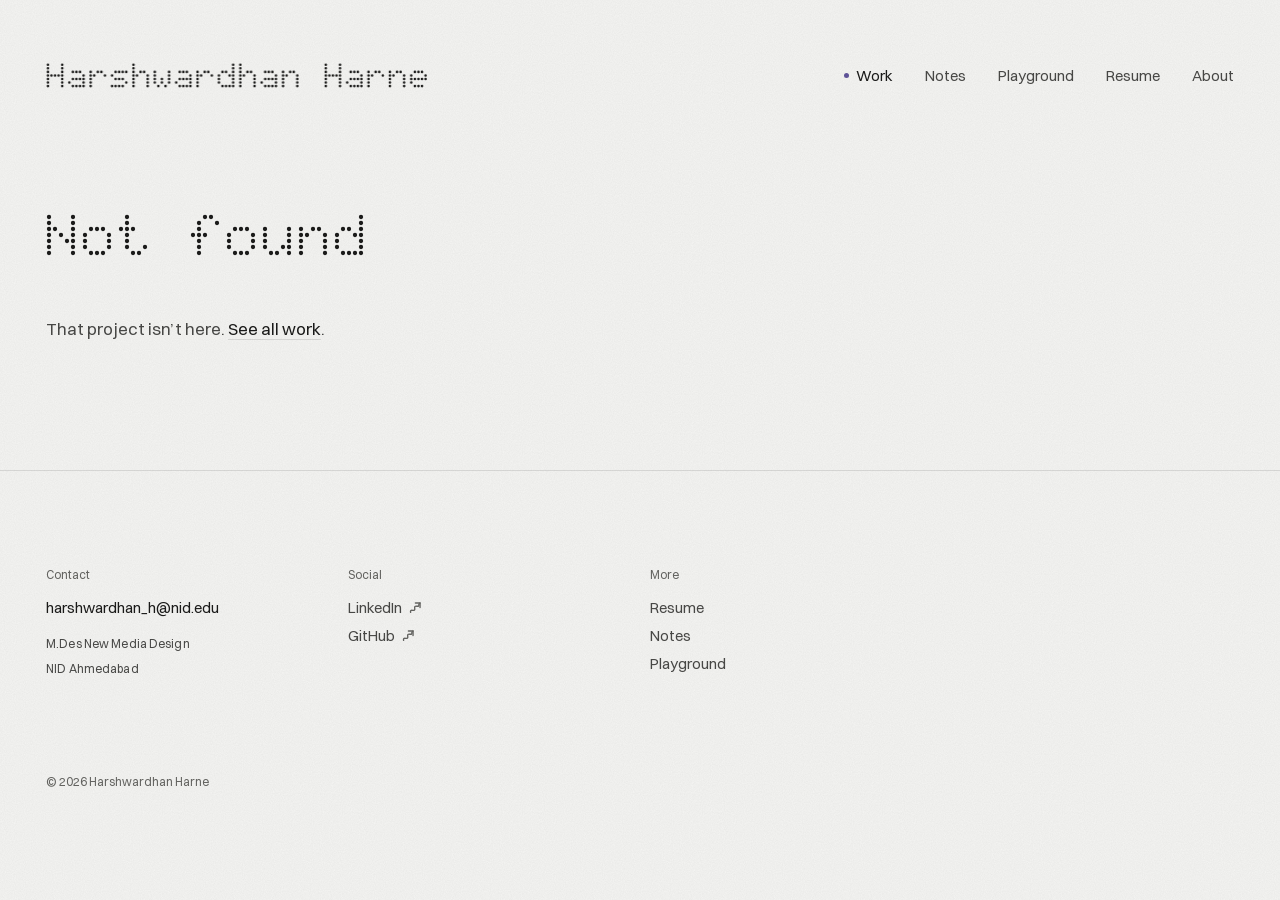
<file: project.html>
<!doctype html>
<html lang="en">
<head>
  <meta charset="utf-8">
  <meta name="viewport" content="width=device-width, initial-scale=1">
  <title>Project · Harshwardhan Harne</title>
  <meta name="description" content="Harshwardhan Harne, designer. M.Des New Media Design, NID Ahmedabad.">
  <meta property="og:title" content="Harshwardhan Harne">
  <meta property="og:description" content="Designer. M.Des New Media Design, NID Ahmedabad.">
  <meta name="theme-color" content="#f5f5f3">
  <link rel="icon" href="assets/favicon.svg" type="image/svg+xml">
  <link rel="preload" href="assets/fonts/switzer-400-normal.woff2" as="font" type="font/woff2" crossorigin>
  <link rel="preload" href="assets/fonts/switzer-500-normal.woff2" as="font" type="font/woff2" crossorigin>
  <link rel="stylesheet" href="assets/css/foundations.css">
  <link rel="stylesheet" href="assets/css/site.css">
</head>
<body data-page="project">

  <header class="site-header page">
    <div class="brand">
      <a class="name" href="index.html" aria-label="Harshwardhan Harne, home"><span class="dots-l" data-name>Harshwardhan Harne</span></a>
    </div>
    <nav aria-label="Main">
      <ul class="nav">
        <li><a class="nav-link" href="work.html" aria-current="page">Work</a></li>
        <li><a class="nav-link" href="notes.html">Notes</a></li>
        <li><a class="nav-link" href="playground.html">Playground</a></li>
        <li><a class="nav-link" href="resume.html">Resume</a></li>
        <li><a class="nav-link" href="about.html">About</a></li>
      </ul>
    </nav>
  </header>

  <main class="page">
    <div data-project></div>
  </main>

  <!-- ===================== FOOTER =====================
       Labelled groups, stacked. Replace # with your Instagram link. -->
  <footer class="site-footer page">
    <div class="grid">
      <div class="foot-group wide">
        <h2>Contact</h2>
        <a class="foot-email" href="mailto:harshwardhan_h@nid.edu">harshwardhan_h@nid.edu</a>
        <div class="foot-meta">
          <p>M.Des New Media Design</p>
          <p>NID Ahmedabad</p>
        </div>
      </div>
      <div class="foot-group">
        <h2>Social</h2>
        <a href="https://www.linkedin.com/in/harshwardhan-h-123a101b2" target="_blank" rel="noopener">LinkedIn <span class="arrow arrow-wave" aria-hidden="true"></span></a>
        <!-- add your Instagram URL, then remove these comment marks: <a href="#" target="_blank" rel="noopener">Instagram <span class="arrow arrow-wave" aria-hidden="true"></span></a> -->
        <a href="https://github.com/harshharne" target="_blank" rel="noopener">GitHub <span class="arrow arrow-wave" aria-hidden="true"></span></a>
      </div>
      <div class="foot-group">
        <h2>More</h2>
        <a href="resume.html">Resume</a>
        <a href="notes.html">Notes</a>
        <a href="playground.html">Playground</a>
      </div>
    </div>
    <p class="foot-base">© <span data-year>2026</span> Harshwardhan Harne</p>
  </footer>

  <script src="assets/js/dotfont.js"></script>
  <script src="assets/js/dots.js"></script>
  <script src="assets/js/name.js"></script>
  <script src="assets/js/content.js"></script>
  <script src="assets/js/neev-play.js"></script>
  <script src="assets/js/pac-system.js"></script>
  <script src="assets/js/project.js"></script>
  <script>
    document.querySelectorAll("[data-year]").forEach(el => el.textContent = new Date().getFullYear());
  </script>
  <script src="assets/js/count.js" defer></script>
</body>
</html>
</file>
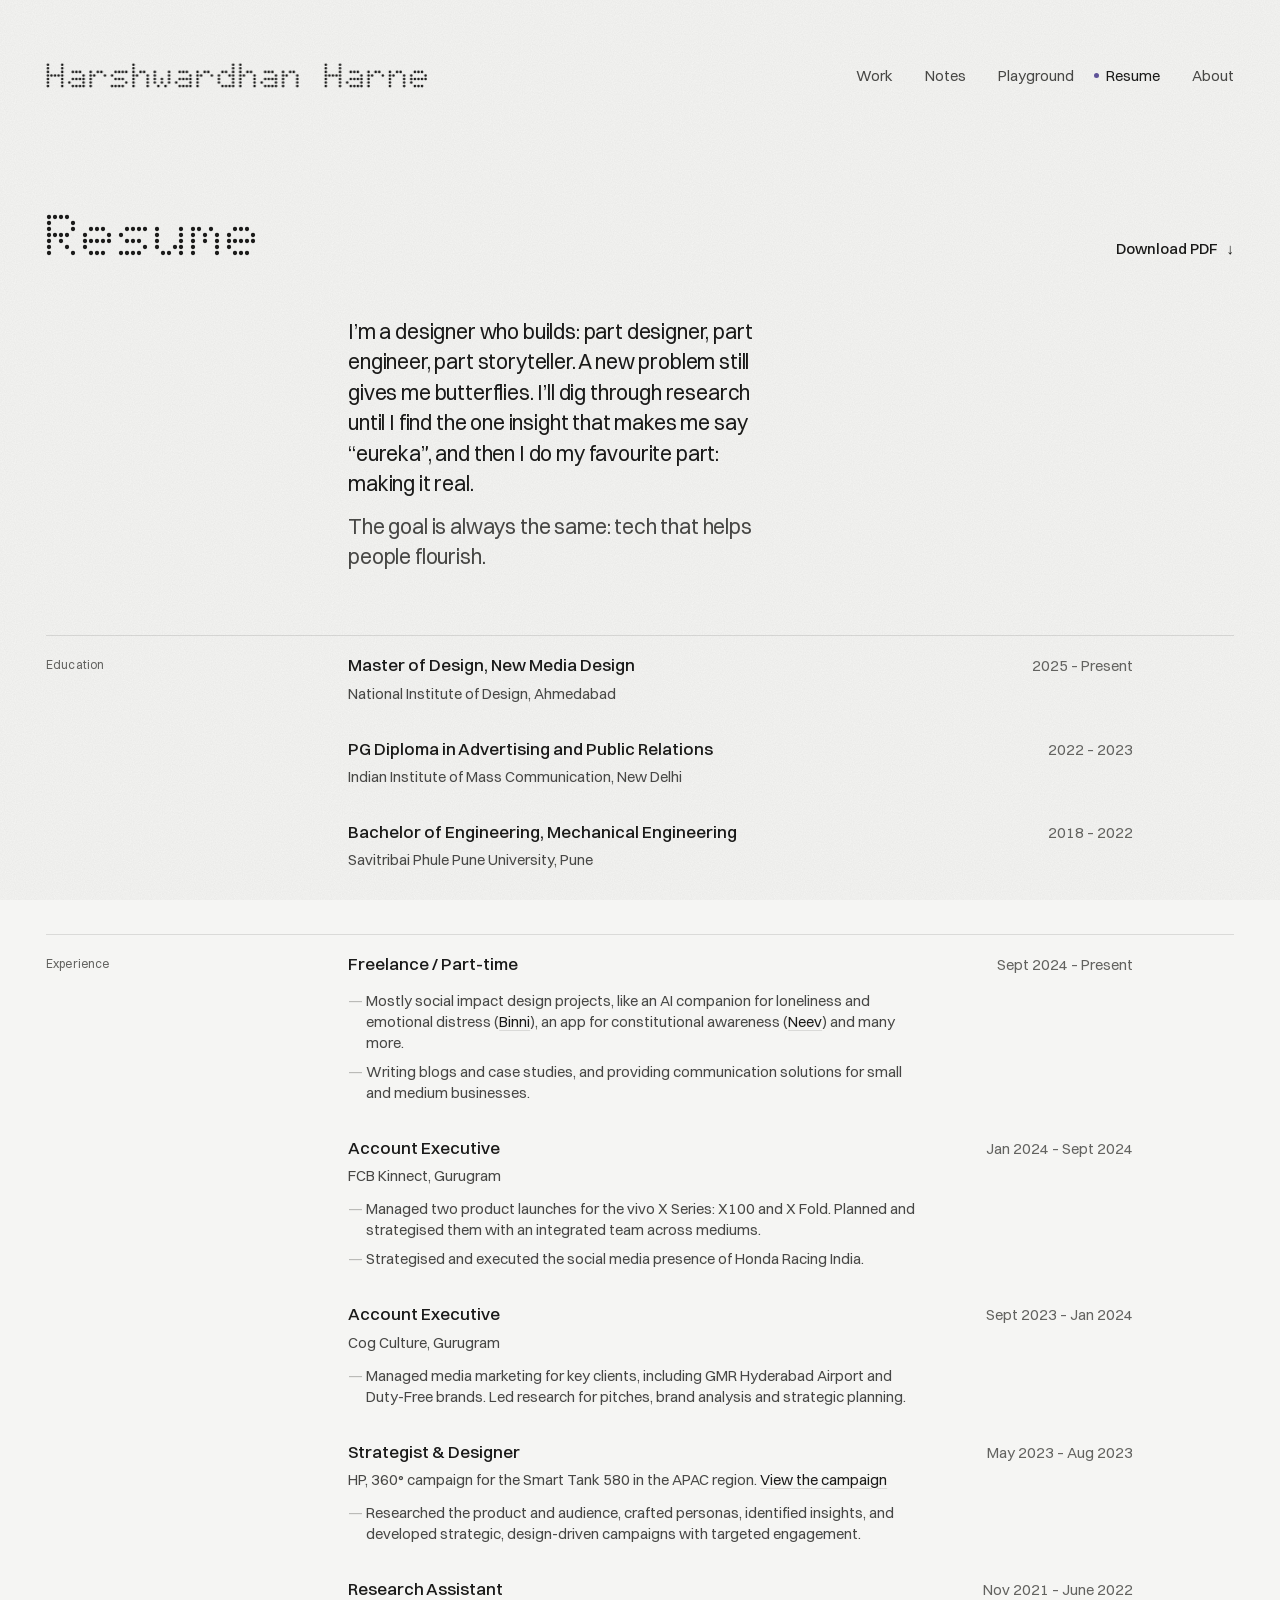
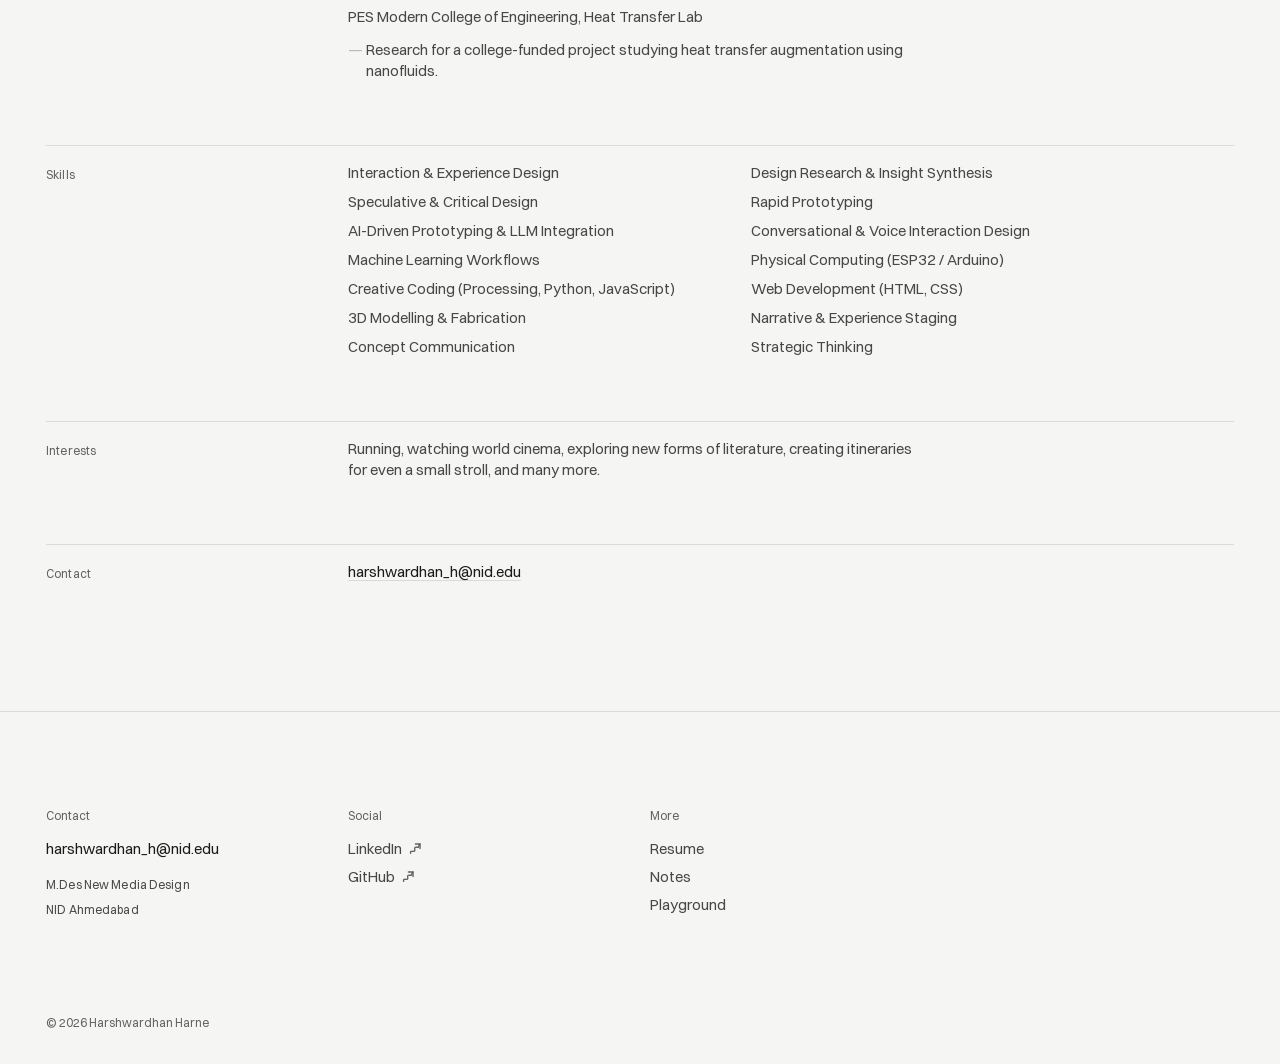
<file: resume.html>
<!doctype html>
<html lang="en">
<head>
  <meta charset="utf-8">
  <meta name="viewport" content="width=device-width, initial-scale=1">
  <title>Resume · Harshwardhan Harne</title>
  <meta name="description" content="Harshwardhan Harne, designer. M.Des New Media Design, NID Ahmedabad.">
  <meta property="og:title" content="Harshwardhan Harne">
  <meta property="og:description" content="Designer. M.Des New Media Design, NID Ahmedabad.">
  <meta name="theme-color" content="#f5f5f3">
  <link rel="icon" href="assets/favicon.svg" type="image/svg+xml">
  <link rel="preload" href="assets/fonts/switzer-400-normal.woff2" as="font" type="font/woff2" crossorigin>
  <link rel="preload" href="assets/fonts/switzer-500-normal.woff2" as="font" type="font/woff2" crossorigin>
  <link rel="stylesheet" href="assets/css/foundations.css">
  <link rel="stylesheet" href="assets/css/site.css">
</head>
<body data-page="resume">

  <header class="site-header page">
    <div class="brand">
      <a class="name" href="index.html" aria-label="Harshwardhan Harne, home"><span class="dots-l" data-name>Harshwardhan Harne</span></a>
    </div>
    <nav aria-label="Main">
      <ul class="nav">
        <li><a class="nav-link" href="work.html">Work</a></li>
        <li><a class="nav-link" href="notes.html">Notes</a></li>
        <li><a class="nav-link" href="playground.html">Playground</a></li>
        <li><a class="nav-link" href="resume.html" aria-current="page">Resume</a></li>
        <li><a class="nav-link" href="about.html">About</a></li>
      </ul>
    </nav>
  </header>

  <main class="page">
    <section class="page-intro">
      <h1 class="dots-xl" data-dots="nowrap">Resume</h1>
      <a class="action" href="assets/files/Harshwardhan-Harne-Resume.pdf" download>Download PDF <span class="arrow" aria-hidden="true">↓</span></a>
    </section>

    <!-- Mirrors assets/files/Harshwardhan-Harne-Resume.pdf. When the PDF changes, replace that file (same name) and update this text. -->
    <div class="cv">
      <p class="cv-lead">I’m a designer who builds: part designer, part engineer, part storyteller. A new problem still gives me butterflies. I’ll dig through research until I find the one insight that makes me say “eureka”, and then I do my favourite part: making it real.</p>
      <p class="cv-lead cv-lead-2">The goal is always the same: tech that helps people flourish.</p>

      <section class="cv-section" aria-labelledby="cv-edu">
        <h2 class="cs-label" id="cv-edu">Education</h2>
        <ol class="cv-list">
          <li class="cv-item">
            <div class="cv-head"><h3>Master of Design, New Media Design</h3><span class="cv-date">2025 – Present</span></div><p class="cv-where">National Institute of Design, Ahmedabad</p>
          </li>
          <li class="cv-item">
            <div class="cv-head"><h3>PG Diploma in Advertising and Public Relations</h3><span class="cv-date">2022 – 2023</span></div><p class="cv-where">Indian Institute of Mass Communication, New Delhi</p>
          </li>
          <li class="cv-item">
            <div class="cv-head"><h3>Bachelor of Engineering, Mechanical Engineering</h3><span class="cv-date">2018 – 2022</span></div><p class="cv-where">Savitribai Phule Pune University, Pune</p>
          </li>
        </ol>
      </section>

      <section class="cv-section" aria-labelledby="cv-exp">
        <h2 class="cs-label" id="cv-exp">Experience</h2>
        <ol class="cv-list">
          <li class="cv-item">
            <div class="cv-head"><h3>Freelance / Part-time</h3><span class="cv-date">Sept 2024 – Present</span></div><ul class="cv-points"><li>Mostly social impact design projects, like an AI companion for loneliness and emotional distress (<a class="link" href="project.html?p=binni">Binni</a>), an app for constitutional awareness (<a class="link" href="project.html?p=neev">Neev</a>) and many more.</li><li>Writing blogs and case studies, and providing communication solutions for small and medium businesses.</li></ul>
          </li>
          <li class="cv-item">
            <div class="cv-head"><h3>Account Executive</h3><span class="cv-date">Jan 2024 – Sept 2024</span></div><p class="cv-where">FCB Kinnect, Gurugram</p><ul class="cv-points"><li>Managed two product launches for the vivo X Series: X100 and X Fold. Planned and strategised them with an integrated team across mediums.</li><li>Strategised and executed the social media presence of Honda Racing India.</li></ul>
          </li>
          <li class="cv-item">
            <div class="cv-head"><h3>Account Executive</h3><span class="cv-date">Sept 2023 – Jan 2024</span></div><p class="cv-where">Cog Culture, Gurugram</p><ul class="cv-points"><li>Managed media marketing for key clients, including GMR Hyderabad Airport and Duty-Free brands. Led research for pitches, brand analysis and strategic planning.</li></ul>
          </li>
          <li class="cv-item">
            <div class="cv-head"><h3>Strategist &amp; Designer</h3><span class="cv-date">May 2023 – Aug 2023</span></div><p class="cv-where">HP, 360° campaign for the Smart Tank 580 in the APAC region. <a class="link" href="https://drive.google.com/file/d/1gwqNlI9SAP9RO7dAglFDbcEn7jjwT8Ee/view?usp=sharing" target="_blank" rel="noopener">View the campaign</a></p><ul class="cv-points"><li>Researched the product and audience, crafted personas, identified insights, and developed strategic, design-driven campaigns with targeted engagement.</li></ul>
          </li>
          <li class="cv-item">
            <div class="cv-head"><h3>Research Assistant</h3><span class="cv-date">Nov 2021 – June 2022</span></div><p class="cv-where">PES Modern College of Engineering, Heat Transfer Lab</p><ul class="cv-points"><li>Research for a college-funded project studying heat transfer augmentation using nanofluids.</li></ul>
          </li>
        </ol>
      </section>

      <section class="cv-section" aria-labelledby="cv-skills">
        <h2 class="cs-label" id="cv-skills">Skills</h2>
        <ul class="cv-skills"><li>Interaction &amp; Experience Design</li><li>Design Research &amp; Insight Synthesis</li><li>Speculative &amp; Critical Design</li><li>Rapid Prototyping</li><li>AI-Driven Prototyping &amp; LLM Integration</li><li>Conversational &amp; Voice Interaction Design</li><li>Machine Learning Workflows</li><li>Physical Computing (ESP32 / Arduino)</li><li>Creative Coding (Processing, Python, JavaScript)</li><li>Web Development (HTML, CSS)</li><li>3D Modelling &amp; Fabrication</li><li>Narrative &amp; Experience Staging</li><li>Concept Communication</li><li>Strategic Thinking</li></ul>
      </section>

      <section class="cv-section" aria-labelledby="cv-int">
        <h2 class="cs-label" id="cv-int">Interests</h2>
        <p class="cv-plain">Running, watching world cinema, exploring new forms of literature, creating itineraries for even a small stroll, and many more.</p>
      </section>

      <section class="cv-section" aria-labelledby="cv-contact">
        <h2 class="cs-label" id="cv-contact">Contact</h2>
        <p class="cv-plain"><a class="link" href="mailto:harshwardhan_h@nid.edu">harshwardhan_h@nid.edu</a></p>
      </section>
    </div>
  </main>

  <!-- ===================== FOOTER =====================
       Labelled groups, stacked. Replace # with your Instagram link. -->
  <footer class="site-footer page">
    <div class="grid">
      <div class="foot-group wide">
        <h2>Contact</h2>
        <a class="foot-email" href="mailto:harshwardhan_h@nid.edu">harshwardhan_h@nid.edu</a>
        <div class="foot-meta">
          <p>M.Des New Media Design</p>
          <p>NID Ahmedabad</p>
        </div>
      </div>
      <div class="foot-group">
        <h2>Social</h2>
        <a href="https://www.linkedin.com/in/harshwardhan-h-123a101b2" target="_blank" rel="noopener">LinkedIn <span class="arrow arrow-wave" aria-hidden="true"></span></a>
        <!-- add your Instagram URL, then remove these comment marks: <a href="#" target="_blank" rel="noopener">Instagram <span class="arrow arrow-wave" aria-hidden="true"></span></a> -->
        <a href="https://github.com/harshharne" target="_blank" rel="noopener">GitHub <span class="arrow arrow-wave" aria-hidden="true"></span></a>
      </div>
      <div class="foot-group">
        <h2>More</h2>
        <a href="resume.html">Resume</a>
        <a href="notes.html">Notes</a>
        <a href="playground.html">Playground</a>
      </div>
    </div>
    <p class="foot-base">© <span data-year>2026</span> Harshwardhan Harne</p>
  </footer>

  <script src="assets/js/dotfont.js"></script>
  <script src="assets/js/dots.js"></script>
  <script src="assets/js/name.js"></script>
  <script>
    document.querySelectorAll("[data-year]").forEach(el => el.textContent = new Date().getFullYear());
  </script>
  <script src="assets/js/count.js" defer></script>
</body>
</html>
</file>
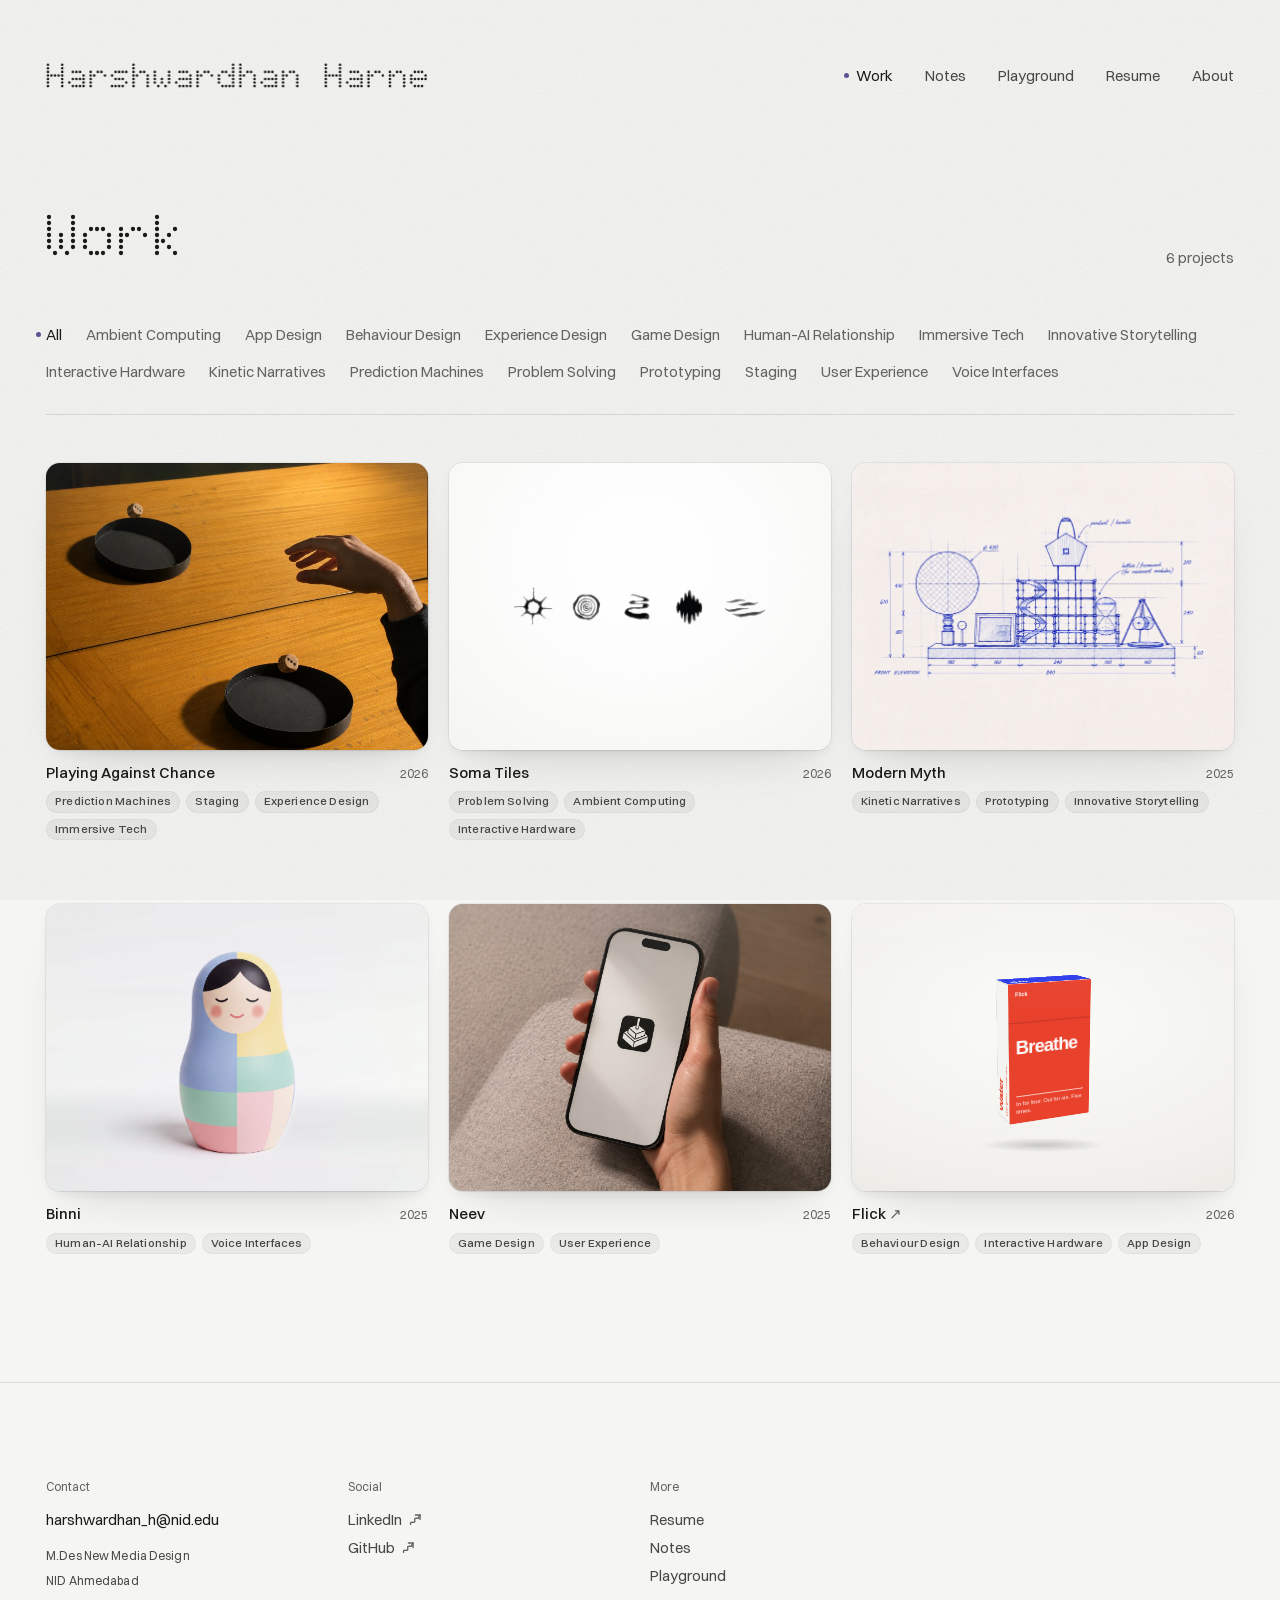
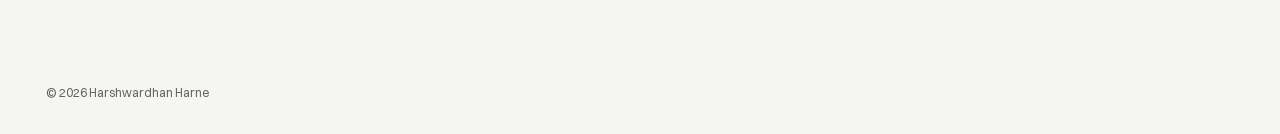
<file: work.html>
<!doctype html>
<html lang="en">
<head>
  <meta charset="utf-8">
  <meta name="viewport" content="width=device-width, initial-scale=1">
  <title>Work · Harshwardhan Harne</title>
  <meta name="description" content="Harshwardhan Harne, designer. M.Des New Media Design, NID Ahmedabad.">
  <meta property="og:title" content="Harshwardhan Harne">
  <meta property="og:description" content="Designer. M.Des New Media Design, NID Ahmedabad.">
  <meta name="theme-color" content="#f5f5f3">
  <link rel="icon" href="assets/favicon.svg" type="image/svg+xml">
  <link rel="preload" href="assets/fonts/switzer-400-normal.woff2" as="font" type="font/woff2" crossorigin>
  <link rel="preload" href="assets/fonts/switzer-500-normal.woff2" as="font" type="font/woff2" crossorigin>
  <link rel="stylesheet" href="assets/css/foundations.css">
  <link rel="stylesheet" href="assets/css/site.css">
</head>
<body data-page="work">

  <header class="site-header page">
    <div class="brand">
      <a class="name" href="index.html" aria-label="Harshwardhan Harne, home"><span class="dots-l" data-name>Harshwardhan Harne</span></a>
    </div>
    <nav aria-label="Main">
      <ul class="nav">
        <li><a class="nav-link" href="work.html" aria-current="page">Work</a></li>
        <li><a class="nav-link" href="notes.html">Notes</a></li>
        <li><a class="nav-link" href="playground.html">Playground</a></li>
        <li><a class="nav-link" href="resume.html">Resume</a></li>
        <li><a class="nav-link" href="about.html">About</a></li>
      </ul>
    </nav>
  </header>

  <main class="page">
    <section class="page-intro">
      <h1 class="dots-xl" data-dots="nowrap">Work</h1>
      <p class="intro-meta" data-work-count></p>
    </section>
    <div class="work-filter" data-work-filter role="group" aria-label="Filter projects by tag"></div>
    <div class="work-grid" data-work="all"></div>
  </main>

  <!-- ===================== FOOTER =====================
       Labelled groups, stacked. Replace # with your Instagram link. -->
  <footer class="site-footer page">
    <div class="grid">
      <div class="foot-group wide">
        <h2>Contact</h2>
        <a class="foot-email" href="mailto:harshwardhan_h@nid.edu">harshwardhan_h@nid.edu</a>
        <div class="foot-meta">
          <p>M.Des New Media Design</p>
          <p>NID Ahmedabad</p>
        </div>
      </div>
      <div class="foot-group">
        <h2>Social</h2>
        <a href="https://www.linkedin.com/in/harshwardhan-h-123a101b2" target="_blank" rel="noopener">LinkedIn <span class="arrow arrow-wave" aria-hidden="true"></span></a>
        <!-- add your Instagram URL, then remove these comment marks: <a href="#" target="_blank" rel="noopener">Instagram <span class="arrow arrow-wave" aria-hidden="true"></span></a> -->
        <a href="https://github.com/harshharne" target="_blank" rel="noopener">GitHub <span class="arrow arrow-wave" aria-hidden="true"></span></a>
      </div>
      <div class="foot-group">
        <h2>More</h2>
        <a href="resume.html">Resume</a>
        <a href="notes.html">Notes</a>
        <a href="playground.html">Playground</a>
      </div>
    </div>
    <p class="foot-base">© <span data-year>2026</span> Harshwardhan Harne</p>
  </footer>

  <script src="assets/js/dotfont.js"></script>
  <script src="assets/js/dots.js"></script>
  <script src="assets/js/name.js"></script>
  <script src="assets/js/content.js"></script>
  <script src="assets/js/flick-pack.js"></script>
  <script src="assets/js/work.js"></script>
  <script>
    document.querySelectorAll("[data-year]").forEach(el => el.textContent = new Date().getFullYear());
  </script>
  <script src="assets/js/count.js" defer></script>
</body>
</html>
</file>
<file: assets/css/site.css>
/* =====================================================================
   SITE LAYOUT — the frame every page shares (header, hero, footer).
   Builds on foundations.css; uses only its tokens.
   ===================================================================== */

/* ---------- Header ----------
   Name top-left, menu top-right, both sitting on one line.
   The header floats over the landing field but stays in flow elsewhere. */
.site-header {
  position: relative; z-index: var(--z-chrome);
  display: flex; justify-content: space-between; align-items: flex-start; gap: var(--s-5);
  padding-block: clamp(40px, 7vh, var(--s-8)) var(--s-5);
}
.brand .name { display: block; margin: 0; font: inherit; line-height: 0; }
.brand [data-name] { color: var(--text); cursor: crosshair; }
.nav { display: flex; gap: var(--s-1) var(--s-6);
  --nav-size: var(--t-ui);
  /* line the menu's centre up with the centre of the dotted name */
  margin-top: calc(var(--dots-l) * 7 / 18 - (var(--nav-size) * var(--lh-ui) + var(--s-4)) / 2); }
/* The menu reads clearly at rest: secondary text colour, full white on hover/current */
.nav .nav-link { font-size: var(--nav-size); color: var(--text-2); }
.nav .nav-link:hover, .nav .nav-link[aria-current="page"] { color: var(--text); }

@media (max-width: 720px) {
  .site-header { flex-direction: column; gap: var(--s-4); padding-block: var(--s-7) var(--s-4); }
  .brand [data-name] { font-size: var(--dots-m); }
  .nav { gap: var(--s-1) var(--s-5); margin-top: 0; }
}

/* ---------- Landing hero ----------
   One screen. Four quiet corners around the field:
   name (top-left) · menu (top-right) · field caption (bottom-left) · scroll cue (bottom-right). */
.hero {
  position: relative; overflow-x: clip;
  min-height: 100vh; min-height: 100dvh;
  display: grid; grid-template-rows: auto 1fr auto;
}
.hero .site-header { width: 100%; }
/* crayon (crayon.js): a canvas under everything on the first screen; the pointer passes through it */
.crayon { position: absolute; top: 0; left: 0; z-index: 0; pointer-events: none; }   /* may run below the hero, down to "All work" */
.hero > .site-header, .hero > .field-stage, .hero > .hero-base { position: relative; z-index: 1; }
.field-stage { position: relative; display: grid; align-items: center; padding-block: var(--s-6); }

/* ---------- Centre piece: chance synthesises a sentence out of noise ----------
   A grid of bitmap characters that re-rolls every frame, like the
   reference GIF. Settled sentence: my words in ink, the greats' in grey,
   the accent word as a violet block. Everything around it is small. */
.synth { display: grid; justify-items: center; gap: var(--s-4); }
.sy-grid { max-width: none; }
.sy-foot {
  width: var(--grid-w, 100%); max-width: 100%;
  display: flex; justify-content: space-between; align-items: baseline; gap: var(--s-2) var(--s-5);
  font-size: var(--t-caption); line-height: var(--lh-caption); letter-spacing: var(--tr-caption); color: var(--muted);
  min-height: calc(2em * var(--lh-caption));
}   /* the caption always stays; it only swaps its text when the next sentence settles */
.sy-note { max-width: 64ch; }
.sy-note .sy-who { color: var(--text-2); }
.sy-note .sy-chance { color: var(--accent); font-weight: var(--w-medium); }   /* the violet word above is chance's */
.sy-note a { text-decoration: underline; text-decoration-color: var(--rule); text-underline-offset: 0.2em; }
.sy-note a:hover { color: var(--text); text-decoration-color: currentColor; }
.sy-act { flex-shrink: 0; font-size: var(--t-caption); color: var(--text-2); padding-block: var(--s-1); text-decoration: underline; text-decoration-color: var(--rule); text-underline-offset: 0.25em; }
.sy-act:hover { color: var(--text); text-decoration-color: currentColor; }
@media (max-width: 720px) { .sy-foot { flex-direction: column; } }

.hero-base {
  display: flex; justify-content: center; align-items: baseline;
  padding-block: var(--s-5) var(--s-6);
}

/* ---------- Section head: a quiet label on the left, an action on the right ---------- */
.section-head { display: flex; justify-content: space-between; align-items: baseline; gap: var(--s-5); padding-bottom: var(--s-6); }
.section-head.is-action-only { justify-content: flex-end; }   /* label kept for screen readers only */
.section-label { font-size: var(--t-ui); line-height: var(--lh-ui); font-weight: var(--w-regular); color: var(--muted); }

/* ---------- Project tile: image, title, tags ----------
   Until there's a cover image, the title is drawn in dots on the surface. */
.tile { display: block; }
.tile-media { aspect-ratio: 4 / 3; transition: background-color var(--dur-base) var(--ease-out); }
.tile.wide .tile-media { aspect-ratio: 16 / 10; }
.tile.narrow .tile-media { aspect-ratio: 1 / 1; }
.tile-media [data-dots] { position: absolute; left: var(--s-5); right: var(--s-5); bottom: var(--s-5); color: var(--muted); transition: color var(--dur-base) var(--ease-out); }
.tile-media img { transition: transform var(--dur-slow) var(--ease-out); }
.tile-media.is-diagram img { object-fit: contain; padding: 9%; }   /* line drawings sit whole on the panel */
.tile:hover .tile-media { background: var(--surface-2); }
.tile:hover .tile-media [data-dots] { color: var(--text); }
.tile:hover .tile-media img { transform: scale(1.015); }
.tile:focus-visible { outline-offset: 6px; }
.tile-out { color: var(--muted); font-weight: var(--w-regular); transition: color var(--dur-base); }
.tile:hover .tile-out { color: var(--text); }

/* covers as objects: soft corners, a hairline edge, and a layered shadow that
   lifts a little on hover. Quiet at rest, so the work stays the loudest thing. */
.tile-media { border-radius: 14px; isolation: isolate;
  box-shadow: 0 0 0 1px rgba(26, 26, 25, .06), 0 1px 2px rgba(26, 26, 25, .05), 0 6px 16px -6px rgba(26, 26, 25, .10), 0 24px 48px -28px rgba(26, 26, 25, .18);
  transition: background-color var(--dur-base) var(--ease-out), box-shadow var(--dur-slow) var(--ease-out), transform var(--dur-slow) var(--ease-out); }
.tile-media::after { content: ""; position: absolute; inset: 0; border-radius: inherit; pointer-events: none;
  background: linear-gradient(180deg, rgba(255, 255, 255, .10), rgba(255, 255, 255, 0) 40%);   /* a faint top light, like a print under a lamp */ }
.tile-media img { outline: none; }
.tile:hover .tile-media { transform: translateY(-3px);
  box-shadow: 0 0 0 1px rgba(26, 26, 25, .07), 0 2px 4px rgba(26, 26, 25, .05), 0 14px 28px -10px rgba(26, 26, 25, .16), 0 36px 64px -32px rgba(26, 26, 25, .26); }
.tile:active .tile-media { transform: translateY(-1px); transition-duration: var(--dur-base); }
.tile-meta { display: flex; justify-content: space-between; align-items: baseline; gap: var(--s-4); margin-top: var(--s-3); }
.tile-title { font-size: var(--t-ui); line-height: var(--lh-ui); font-weight: var(--w-medium); }
.tile-year { font-size: var(--t-caption); color: var(--muted); }
.tile .tags { margin-top: var(--s-2); }
.tile:hover .tags li { background: rgba(26, 26, 25, 0.075); color: var(--text); }

/* ---------- Landing: selected work ----------
   Pairs alternate wide | narrow, narrow | wide; the narrow one drops a
   little, so the column of work never reads as a plain grid. */
.work-section { padding-block: var(--s-10); }
.work-feature { display: grid; gap: var(--s-9); }
.work-row { display: grid; grid-template-columns: 7fr 5fr; gap: var(--gutter); align-items: start; }
.work-row.flip { grid-template-columns: 5fr 7fr; }
.work-row .narrow { margin-top: var(--s-9); }

/* ---------- Inner pages: title in dots, a quiet line of meta ---------- */
.page-intro { display: flex; flex-wrap: wrap; justify-content: space-between; align-items: flex-end; gap: var(--s-4) var(--s-5); padding-block: var(--s-9) var(--s-7); }
.intro-meta { font-size: var(--t-ui); line-height: var(--lh-ui); color: var(--muted); }

/* ---------- Placeholder pages and the project page (until 5b) ---------- */
.placeholder-line { max-width: var(--measure); color: var(--text-2); padding-bottom: var(--s-10); }
.project-intro { flex-direction: column; align-items: flex-start; }
.project-cover { aspect-ratio: 16 / 9; margin-bottom: var(--s-7); }
.project-cover:empty { display: none; }
.next-project { margin-bottom: var(--s-10); }
main .placeholder-line + .next-project { margin-top: calc(var(--s-10) * -0.5); }
/* ---------- Notes: one row per note — title, kind, date, and → or + ---------- */
.note-list { padding-bottom: var(--s-10); border-top: 1px solid var(--rule); }
.note-list > li { border-bottom: 1px solid var(--rule); }
.note-row { display: grid; grid-template-columns: minmax(0, 1fr) 14rem 7rem 1.5rem; align-items: baseline; gap: var(--s-4); padding-block: var(--s-5); color: var(--text); cursor: pointer; list-style: none; }
.note-row::-webkit-details-marker { display: none; }
.note-row.is-soon { cursor: default; }
.note-title { font-size: var(--t-lead); line-height: var(--lh-lead); color: var(--text); transition: transform var(--dur-base) var(--ease-out); }
.note-row.is-soon .note-title { color: var(--muted); }
.note-kind, .note-date { font-size: var(--t-caption); line-height: var(--lh-caption); color: var(--muted); }
.note-date { text-align: right; }
.note-mark { justify-self: end; font-size: var(--t-ui); color: var(--muted); transition: transform var(--dur-base) var(--ease-out), color var(--dur-fast) var(--ease-out); }
a.note-row:hover .note-mark, summary.note-row:hover .note-mark { color: var(--text); }
a.note-row:hover .note-mark { transform: translateX(4px); }
.note[open] .note-mark { transform: rotate(45deg); }
.note-body { max-width: var(--measure); padding-bottom: var(--s-6); display: grid; gap: var(--s-3); color: var(--text-2); }
.note-empty { padding-block: var(--s-5); color: var(--muted); }
@media (max-width: 720px) {
  .note-row { grid-template-columns: minmax(0, 1fr) auto; row-gap: var(--s-1); }
  .note-title { grid-column: 1 / -1; }
  .note-date { grid-row: 2; grid-column: 2; }
  .note-mark { display: none; }
}

/* ---------- Playground: groups of smaller pieces; the work runs wide, a line of text under it ---------- */
.pg { padding-bottom: var(--s-10); }
.pg-group { display: grid; gap: var(--s-9); padding-top: var(--s-5); border-top: 1px solid var(--rule); }
.pg-group + .pg-group { margin-top: var(--s-10); }
.pg-group-title { font-size: var(--t-caption); font-weight: var(--w-regular); color: var(--muted); }
.pg-piece { display: grid; grid-template-columns: minmax(0, 1fr); gap: var(--s-4); }
.pg .cs-photo img { outline: 1px solid var(--rule); outline-offset: -1px; }   /* white posters keep an edge on the page */
.pg-meta { display: grid; grid-template-columns: repeat(12, minmax(0, 1fr)); column-gap: var(--gutter); row-gap: var(--s-2); }
.pg-name { grid-column: 1 / span 3; }
.pg-name h3 { font-size: var(--t-ui); line-height: var(--lh-ui); font-weight: var(--w-medium); color: var(--text); }
.pg-name p { font-size: var(--t-caption); line-height: var(--lh-caption); color: var(--muted); margin-top: 2px; }
.pg-text { grid-column: 4 / span 6; font-size: var(--t-ui); line-height: var(--lh-ui); color: var(--text-2); }
@media (max-width: 720px) {
  .pg-group { gap: var(--s-8); }
  .pg-name, .pg-text { grid-column: 1 / -1; }
  /* a row of posters scrolls sideways on a phone instead of stacking */
  .pg .cs-photos.is-row { justify-self: stretch; flex-direction: row; overflow-x: auto; scroll-snap-type: x mandatory; gap: var(--s-3); margin-inline: calc(var(--margin) * -1); padding-inline: var(--margin); width: auto; -webkit-overflow-scrolling: touch; }
  .pg .cs-photos.is-row .cs-photo { width: 64vw; scroll-snap-align: start; }
}

/* ---------- Work page ---------- */
.work-filter { display: flex; flex-wrap: wrap; gap: 0 var(--s-5); padding-bottom: var(--s-5); margin-bottom: var(--s-7); border-bottom: 1px solid var(--rule); }
.filter { position: relative; font-size: var(--t-ui); line-height: var(--lh-ui); color: var(--muted); padding-block: var(--s-2); transition: color var(--dur-fast) var(--ease-out); }
.filter:hover, .filter[aria-pressed="true"] { color: var(--text); }
.filter[aria-pressed="true"]::before { content: ""; position: absolute; left: -10px; top: 50%; width: 5px; height: 5px; margin-top: -2.5px; border-radius: var(--radius-mark); background: var(--accent); }
.work-grid { display: grid; grid-template-columns: repeat(2, minmax(0, 1fr)); gap: var(--s-8) var(--gutter); padding-bottom: var(--s-10); }
@media (min-width: 1200px) { .work-grid { grid-template-columns: repeat(3, minmax(0, 1fr)); } }

@media (max-width: 720px) {
  .work-section { padding-block: var(--s-8); }
  .work-feature { gap: var(--s-7); }
  .work-row, .work-row.flip { grid-template-columns: 1fr; gap: var(--s-7); }
  .work-row .narrow { margin-top: 0; }
  .tile.narrow .tile-media { aspect-ratio: 4 / 3; }
  .page-intro { padding-block: var(--s-7) var(--s-6); }
  .work-grid { grid-template-columns: 1fr; gap: var(--s-7); }
}

/* ---------- Case study ----------
   One quiet reading column (cols 4–11) with section labels hanging in
   the left margin. Diagrams sit on a surface panel; photos run plain.
   Text stays short; visuals carry the weight. */
.cs-intro { padding-block: var(--s-9) var(--s-7); display: grid; gap: var(--s-4); }
.cs-summary { font-size: var(--t-lead); line-height: var(--lh-lead); letter-spacing: var(--tr-lead); color: var(--text-2); max-width: 40ch; }
.cs-facts { display: grid; grid-template-columns: repeat(auto-fit, minmax(160px, 1fr)); gap: var(--s-4) var(--gutter); margin-top: var(--s-5); padding-top: var(--s-5); border-top: 1px solid var(--rule); }
.cs-facts dt { font-size: var(--t-caption); color: var(--muted); margin-bottom: var(--s-1); }
.cs-facts dd { font-size: var(--t-ui); line-height: var(--lh-ui); color: var(--text); }

.cs-body { display: grid; grid-template-columns: repeat(12, minmax(0, 1fr)); column-gap: var(--gutter); row-gap: var(--s-6); padding-bottom: var(--s-9); }
.cs-body > * { grid-column: 4 / span 8; }
.cs-section { grid-column: 1 / -1; display: grid; grid-template-columns: repeat(12, minmax(0, 1fr)); column-gap: var(--gutter); margin-top: var(--s-9); padding-top: var(--s-4); border-top: 1px solid var(--rule); }
.cs-section .cs-label { grid-column: 1 / span 3; padding-top: 0.45em; }
.cs-section .cs-title, .cs-section .cs-sub { grid-column: 4 / span 8; }
.cs-label { font-size: var(--t-caption); letter-spacing: var(--tr-caption); color: var(--muted); }
.cs-title { font-size: var(--t-heading); line-height: var(--lh-heading); letter-spacing: var(--tr-heading); font-weight: var(--w-medium); text-wrap: balance; }
.cs-sub { margin-top: var(--s-2); font-size: var(--t-ui); color: var(--muted); }

.cs-text { max-width: var(--measure); color: var(--text-2); }
.cs-text p + p { margin-top: 1em; }
.cs-question { font-size: var(--t-lead); line-height: var(--lh-lead); letter-spacing: var(--tr-lead); color: var(--text); max-width: 46ch; padding-left: var(--s-4); border-left: 2px solid var(--text); }
.cs-source { display: block; margin-top: var(--s-2); font-size: var(--t-caption); line-height: var(--lh-caption); color: var(--muted); }

.cs-stats { display: grid; grid-template-columns: repeat(3, minmax(0, 1fr)); gap: var(--gutter); }
.cs-stat { display: grid; align-content: start; gap: var(--s-2); padding-top: var(--s-3); border-top: 1px solid var(--rule); }
.cs-stat-value { font-size: var(--t-display); line-height: 1; letter-spacing: var(--tr-display); font-weight: var(--w-medium); color: var(--text); }
.cs-stat-label { font-size: var(--t-ui); line-height: var(--lh-ui); color: var(--text-2); }
.cs-stat .cs-source { margin-top: 0; }

.cs-compare { display: grid; grid-template-columns: 1fr 1fr; gap: var(--gutter); }
.cs-side { padding: var(--s-5); background: var(--surface); }
.cs-side h3, .cs-card h3, .cs-list h3 { font-size: var(--t-ui); line-height: var(--lh-ui); font-weight: var(--w-medium); color: var(--text); margin-bottom: var(--s-2); }
.cs-side p, .cs-card p { font-size: var(--t-ui); line-height: 1.55; color: var(--text-2); }

.cs-chart { display: grid; gap: var(--s-3); }
.cs-chart-q { font-size: var(--t-ui); color: var(--text); }
.cs-bars { display: grid; gap: var(--s-2); }
.cs-bars li { display: grid; grid-template-columns: minmax(0, 15em) 1fr 4.5em; align-items: center; gap: var(--s-4); font-size: var(--t-caption); color: var(--text-2); }
.cs-bar { height: 10px; background: var(--surface); }
.cs-bar i { display: block; height: 100%; background: var(--text); }
.cs-bar-n { color: var(--muted); text-align: right; }
.cs-split { display: flex; height: 10px; gap: 2px; }
.cs-split-key { display: flex; flex-wrap: wrap; gap: var(--s-1) var(--s-5); font-size: var(--t-caption); color: var(--text-2); }
.cs-split-key li { display: flex; align-items: center; gap: var(--s-2); }
.cs-split-key span { color: var(--muted); }
.cs-split-key i { width: 8px; height: 8px; }
.tone-0 { background: var(--text); } .tone-1 { background: var(--muted); } .tone-2 { background: var(--faint); }

.cs-cards { display: grid; gap: var(--gutter); }
.cs-cards.cols-2 { grid-template-columns: 1fr 1fr; } .cs-cards.cols-3 { grid-template-columns: repeat(3, 1fr); }
.cs-cards.cols-4 { grid-template-columns: repeat(4, 1fr); }
@media (max-width: 900px) { .cs-cards.cols-4 { grid-template-columns: 1fr 1fr; } }
.cs-card { padding-top: var(--s-3); border-top: 1px solid var(--rule); }
.cs-kicker { display: block; font-size: var(--t-caption); color: var(--muted); margin-bottom: var(--s-1); }
.cs-card-list { display: grid; gap: var(--s-1); margin-top: var(--s-1); font-size: var(--t-ui); color: var(--text-2); }
.cs-card-list li::before { content: "— "; color: var(--faint); }
.cs-list ul { display: grid; gap: var(--s-1); font-size: var(--t-ui); color: var(--text-2); }
.cs-list li::before { content: "— "; color: var(--faint); }

/* photos: a row of photos at their own shapes, sharing one height; the row
   fills the width but stops at about a screen tall, then centres */
.cs-photos { grid-column: 1 / -1; justify-self: center; width: 100%; display: flex; gap: var(--gutter); align-items: flex-start;
  max-width: calc(min(78vh, 760px) * var(--sum, 1) + var(--gutter) * (var(--n, 1) - 1)); }
.cs-photo { flex: 1 1 0; min-width: 0; margin: 0; }
.cs-photo img { display: block; width: 100%; height: auto; }
.cs-photo figcaption { display: grid; gap: 2px; margin-top: var(--s-2); max-width: 44ch; font-size: var(--t-caption); line-height: var(--lh-caption); color: var(--text-2); font-style: italic; }
.cs-photo .cs-photo-date { font-style: normal; color: var(--muted); }
@media (max-width: 720px) {
  .cs-photos { flex-direction: column; gap: var(--s-6); max-width: none; }
  .cs-photo { flex: none !important; width: 100%; }
}
.cs-figure { margin: 0; }
.cs-figure.size-full { grid-column: 1 / -1; }
.cs-figure.size-wide { grid-column: 4 / -1; }
.cs-figure.size-half { grid-column: 4 / span 5; }
.cs-figure.is-diagram .cs-figure-media { background: var(--surface); padding: clamp(24px, 5%, 64px); display: grid; place-items: center; }
.cs-figure.is-diagram img { max-height: 520px; width: auto; max-width: 100%; }
.cs-figure.size-full.is-diagram img { max-height: 620px; }
.cs-figure.is-photo img { width: 100%; }
.cs-figure figcaption, .cs-lotus figcaption { margin-top: var(--s-2); font-size: var(--t-caption); color: var(--muted); }

.cs-pair { grid-column: 1 / -1; display: grid; grid-template-columns: 1fr 1fr; gap: var(--gutter); align-items: stretch; }
.cs-pair .cs-figure { display: flex; flex-direction: column; }
.cs-pair .cs-figure-media { flex: 1; display: grid; place-items: center; }
.cs-pair .is-photo .cs-figure-media img { height: 100%; object-fit: cover; }
.cs-pair .is-diagram img { max-height: 380px; }
.cs-side-by-side { grid-column: 1 / -1; display: grid; grid-template-columns: repeat(12, minmax(0, 1fr)); column-gap: var(--gutter); row-gap: var(--s-5); align-items: center; }
.cs-side-by-side .cs-figure { grid-column: 1 / span 6; }
.cs-side-by-side .cs-side-text { grid-column: 8 / span 5; display: grid; gap: var(--s-5); }
.cs-side-by-side.flip .cs-figure { grid-column: 7 / span 6; grid-row: 1; }
.cs-side-by-side.flip .cs-side-text { grid-column: 1 / span 5; grid-row: 1; }
.cs-side-by-side .cs-cards { grid-template-columns: 1fr; }

.cs-lotus { grid-column: 2 / span 10; margin: 0; }
.cs-lotus-svg { width: 100%; height: auto; overflow: visible; }
.cs-lotus .lp { fill: rgba(27, 26, 23, 0.035); stroke: var(--text); stroke-width: 1.1; }
.cs-lotus .lp-core { fill: rgba(27, 26, 23, 0.09); }
.cs-lotus .lc { fill: var(--text); }
.cs-lotus .lct { fill: var(--bg); font: 500 17px var(--font); }
.cs-lotus .lt { fill: var(--text); font: 500 15px var(--font); }
.cs-lotus .ln { fill: var(--text-2); font: 400 14px var(--font); }
.cs-lotus .ll { stroke: var(--faint); stroke-width: 1; fill: none; }
.cs-lotus-list { display: none; }

.cs-sources { border-top: 1px solid var(--rule); padding-top: var(--s-4); margin-top: var(--s-7); }
.cs-sources h3 { font-size: var(--t-caption); font-weight: var(--w-regular); color: var(--muted); margin-bottom: var(--s-2); }
.cs-sources ol { list-style: decimal; padding-left: 1.2em; display: grid; gap: var(--s-1); font-size: var(--t-caption); color: var(--text-2); }

.cs-next { display: grid; gap: var(--s-3); padding-block: var(--s-7) var(--s-10); border-top: 1px solid var(--rule); }
.cs-next-link { display: inline-flex; align-items: center; gap: var(--s-4); width: fit-content; color: var(--text); }
.cs-next-link .arrow { font-size: var(--t-heading); transition: transform var(--dur-base) var(--ease-out); }
.cs-next-link:hover .arrow { transform: translateX(6px); }

@media (max-width: 900px) {
  .cs-body > *, .cs-figure.size-wide, .cs-figure.size-half, .cs-lotus { grid-column: 1 / -1; }
  .cs-section .cs-label { grid-column: 1 / -1; padding-top: 0; margin-bottom: var(--s-2); }
  .cs-section .cs-title, .cs-section .cs-sub { grid-column: 1 / -1; }
  .cs-side-by-side .cs-figure, .cs-side-by-side .cs-side-text,
  .cs-side-by-side.flip .cs-figure, .cs-side-by-side.flip .cs-side-text { grid-column: 1 / -1; grid-row: auto; }
}
@media (max-width: 720px) {
  .cs-body { row-gap: var(--s-5); }
  .cs-section { margin-top: var(--s-8); }
  .cs-stats, .cs-compare, .cs-cards.cols-2, .cs-cards.cols-3, .cs-cards.cols-4, .cs-pair { grid-template-columns: 1fr; }
  .cs-stat-value { font-size: var(--t-heading); }
  .cs-bars li { grid-template-columns: 1fr 3.6em; }
  .cs-bars .cs-bar { grid-column: 1 / -1; grid-row: 2; }
  .cs-lotus .notes { display: none; }
  .cs-lotus .lt { font-size: 17px; } .cs-lotus .lct { font-size: 21px; }
  .cs-lotus-list { display: grid; gap: var(--s-3); margin-top: var(--s-5); }
  .cs-lotus-list dt { font-size: var(--t-caption); color: var(--text); font-weight: var(--w-medium); }
  .cs-lotus-list dd { font-size: var(--t-caption); color: var(--text-2); }
}

/* ---------- Footer ----------
   Labelled groups, stacked, all at reading size. No headline. */
.site-footer { padding-block: var(--s-9) var(--s-6); border-top: 1px solid var(--rule); }
.foot-group { grid-column: span 3; display: grid; align-content: start; gap: var(--s-1); font-size: var(--t-ui); line-height: 1.6; }
.foot-group h2 { font-size: var(--t-caption); line-height: var(--lh-caption); font-weight: var(--w-regular); color: var(--muted); margin-bottom: var(--s-2); }
.foot-group a, .foot-group p { color: var(--text-2); }
.foot-group a { width: fit-content; transition: color var(--dur-fast) var(--ease-out); }
.foot-group a:hover { color: var(--text); }
.foot-group a .arrow { display: inline-block; margin-left: 2px; color: var(--muted); transition: transform var(--dur-base) var(--ease-out); }
.foot-group a:hover .arrow { transform: translate(2px, -2px); }
.foot-email { color: var(--text) !important; }
/* Degree + school: a step smaller, set apart from the email, lines given room */
.foot-meta { display: grid; gap: var(--s-2); margin-top: var(--s-3); font-size: var(--t-caption); line-height: var(--lh-caption); letter-spacing: var(--tr-caption); }
.foot-base { margin-top: var(--s-9); font-size: var(--t-caption); line-height: var(--lh-caption); color: var(--muted); }
@media (max-width: 720px) {
  .foot-group { grid-column: span 2; margin-bottom: var(--s-6); }
  .foot-group.wide { grid-column: 1 / -1; }
  .site-footer { padding-block: var(--s-8) var(--s-5); }
  .foot-base { margin-top: var(--s-5); }
}

/* ===================== RESUME ===================== */
.cv { padding-bottom: var(--s-10); }
.cv-lead { font-size: var(--t-lead); line-height: var(--lh-lead); letter-spacing: var(--tr-lead); color: var(--text); max-width: 34ch; margin-left: calc((100% + var(--gutter)) / 12 * 3); }
.cv-lead-2 { margin-top: var(--s-3); color: var(--text-2); }
.cv-section { display: grid; grid-template-columns: repeat(12, minmax(0, 1fr)); column-gap: var(--gutter); row-gap: var(--s-4); margin-top: var(--s-8); padding-top: var(--s-4); border-top: 1px solid var(--rule); }
.cv-section > .cs-label { grid-column: 1 / span 3; padding-top: 0.3em; font-weight: var(--w-regular, 400); }
.cv-section > :not(.cs-label) { grid-column: 4 / span 8; }
.cv-list { display: grid; gap: var(--s-6); }
.cv-head { display: flex; justify-content: space-between; align-items: baseline; gap: var(--s-2) var(--s-5); flex-wrap: wrap; }
.cv-head h3 { font-size: var(--t-body); line-height: var(--lh-body); font-weight: var(--w-medium); color: var(--text); }
.cv-date { font-size: var(--t-ui); color: var(--muted); font-variant-numeric: tabular-nums; white-space: nowrap; }
.cv-where { font-size: var(--t-ui); line-height: var(--lh-ui); color: var(--text-2); margin-top: var(--s-1); }
.cv-points { display: grid; gap: var(--s-2); margin-top: var(--s-3); max-width: var(--measure); font-size: var(--t-ui); line-height: var(--lh-ui); color: var(--text-2); }
.cv-points li { padding-left: 1.2em; text-indent: -1.2em; }
.cv-points li::before { content: "— "; color: var(--faint); }
.cv-skills { display: grid; grid-template-columns: repeat(2, minmax(0, 1fr)); gap: var(--s-2) var(--gutter); font-size: var(--t-ui); line-height: var(--lh-ui); color: var(--text-2); }
.cv-plain { font-size: var(--t-ui); line-height: var(--lh-ui); color: var(--text-2); max-width: var(--measure); }

/* ===================== ABOUT ===================== */
.about { display: grid; grid-template-columns: repeat(12, minmax(0, 1fr)); column-gap: var(--gutter); row-gap: var(--s-7); align-items: start; padding-bottom: var(--s-10); }
.about-photo { grid-column: 1 / span 6; background: var(--surface); }
.about-photo img { display: block; width: 100%; height: auto; }
.about-text { grid-column: 8 / span 5; display: grid; gap: var(--s-5); }
.about-lead { font-size: var(--t-lead); line-height: var(--lh-lead); letter-spacing: var(--tr-lead); color: var(--text); text-wrap: balance; }
.about-facts { display: grid; gap: var(--s-3); padding-top: var(--s-4); border-top: 1px solid var(--rule); }
.about-facts dt { font-size: var(--t-caption); letter-spacing: var(--tr-caption); color: var(--muted); }
.about-facts dd { font-size: var(--t-ui); line-height: var(--lh-ui); color: var(--text); margin-top: 2px; }
.about-links { display: flex; flex-wrap: wrap; gap: var(--s-3) var(--s-6); }

@media (max-width: 900px) {
  .cv-lead { margin-left: 0; }
  .cv-section > .cs-label, .cv-section > :not(.cs-label) { grid-column: 1 / -1; }
  .about-photo, .about-text { grid-column: 1 / -1; }
  .about-text { max-width: var(--measure); }
}
@media (max-width: 720px) { .cv-skills { grid-template-columns: 1fr; } }

/* ===================== CASE STUDY: drawn system diagrams ===================== */
.cs-quote { grid-column: 2 / span 10; margin: var(--s-6) 0 0; }
.cs-quote p { font-size: var(--t-heading); line-height: var(--lh-heading); letter-spacing: var(--tr-heading); color: var(--text); text-wrap: balance; max-width: 30ch; }
.cs-quote footer { margin-top: var(--s-4); font-size: var(--t-ui); color: var(--muted); }
.cs-statement { font-size: var(--t-heading); line-height: var(--lh-heading); letter-spacing: var(--tr-heading); font-weight: var(--w-medium); color: var(--text); }

.cs-bubbles { grid-column: 2 / span 10; max-width: 780px; justify-self: center; display: flex; flex-wrap: wrap; justify-content: center; align-items: center; gap: var(--s-4) var(--s-5); padding: var(--s-6) 0; }
.cs-bubble { display: grid; place-items: center; text-align: center; border-radius: 50%; border: 1px solid var(--text); color: var(--text); font-size: var(--t-ui); line-height: 1.3; padding: 18px; text-wrap: balance; }
.cs-bubble.s-s { width: 128px; height: 128px; font-size: var(--t-caption); }
.cs-bubble.s-m { width: 152px; height: 152px; }
.cs-bubble.s-l { width: 176px; height: 176px; }
.cs-bubble.is-center { width: 168px; height: 168px; background: var(--text); color: var(--bg); border-color: var(--text); font-weight: var(--w-medium); }

.cs-stairs { grid-column: 1 / -1; display: grid; grid-template-columns: repeat(var(--n), minmax(0, 1fr)); gap: 0 var(--gutter); align-items: start; padding-top: var(--s-4); }
.cs-stair { margin-top: calc((var(--n) - 1 - var(--k)) * 56px); }
.cs-stair h3 { font-size: var(--t-body); font-weight: var(--w-medium); color: var(--text); margin-bottom: var(--s-3); }
.cs-stair-q { display: grid; gap: var(--s-2); font-size: var(--t-ui); line-height: var(--lh-ui); color: var(--text-2); min-height: 6.5em; }
.cs-stair-line { height: 56px; margin: var(--s-4) 0 var(--s-4) calc(var(--gutter) / -2); border-top: 1.5px solid var(--text); border-left: 1.5px solid var(--text); }
.cs-stair:first-child .cs-stair-line { border-left: 0; margin-left: 0; }
.cs-stair-a { display: grid; gap: var(--s-1); margin-top: -40px; font-size: var(--t-ui); line-height: var(--lh-ui); color: var(--text); }
.cs-stair-a li::before { content: "— "; color: var(--faint); }

.cs-dg { grid-column: 1 / -1; margin: 0; }
.cs-dg-svg { display: block; width: 100%; height: auto; overflow: visible; }
.cs-dg .dg-box { fill: var(--surface); stroke: none; }
.cs-dg .dg-out { fill: none; stroke: var(--text); stroke-width: 1.2; }
.cs-dg .dg-pill { fill: var(--bg); stroke: var(--rule-strong, rgba(27,26,23,.18)); stroke-width: 1; }
.cs-dg .dg-k { fill: var(--muted); font: 400 13px var(--font); letter-spacing: .02em; }
.cs-dg .dg-t { fill: var(--text); font: 500 22px var(--font); letter-spacing: -0.01em; }
.cs-dg .dg-i { fill: var(--text); font: 500 15px var(--font); }
.cs-dg .dg-s { fill: var(--text-2); font: 400 13px var(--font); }
.cs-dg .dg-l { fill: var(--text-2); font: 400 13px var(--font); }
.cs-dg .dg-a { fill: none; stroke: var(--text); stroke-width: 1.3; }
.cs-dg .dg-head { fill: none; stroke: var(--text); stroke-width: 1.4; stroke-linecap: round; stroke-linejoin: round; }
.cs-dg .dg-path { fill: none; stroke: var(--faint); stroke-width: 1.2; }
.cs-dg .dg-fade { fill: none; stroke: var(--faint); stroke-width: 1.2; stroke-dasharray: 3 5; }
.cs-dg .dg-dot { fill: var(--text-2); }
.cs-dg .dg-arc { stroke: var(--text); stroke-width: 1.5; }
.cs-dg .dg-arc.tone-0 { fill: var(--text); } .cs-dg .dg-arc.tone-1 { fill: var(--text-2); } .cs-dg .dg-arc.tone-2 { fill: var(--surface-2); }
.cs-dg .dg-next { fill: var(--bg); stroke: var(--faint); stroke-width: 1.5; stroke-dasharray: 3 3; }
.cs-dg .dg-tl { fill: var(--text); font: 500 19px var(--font); }
.cs-dg .dg-tl.muted { fill: var(--muted); font-weight: 400; }
.cs-dg .dg-disc { fill: var(--surface); }
.cs-dg .dg-ring { fill: rgba(27, 26, 23, 0.03); stroke: var(--text); stroke-width: 1.4; }
.cs-dg .dg-n { fill: var(--text-2); font: 400 15px var(--font); font-style: italic; }
.cs-dg .dg-lead { fill: none; stroke: var(--faint); stroke-width: 1; }
.cs-dg figcaption { margin-top: var(--s-3); font-size: var(--t-caption); color: var(--muted); }
.cs-track { grid-column: 4 / span 6; }
.cs-track .dg-tl { font-size: 17px; }
.cs-track-key { display: flex; gap: var(--s-5); margin-top: var(--s-3); font-size: var(--t-caption); color: var(--muted); }
.cs-track-key li { display: flex; align-items: center; gap: var(--s-2); }
.cs-track-key i { display: inline-block; border-radius: 50%; background: var(--text); }
.cs-track-key .k-arc { width: 12px; height: 12px; } .cs-track-key .k-card { width: 5px; height: 5px; background: var(--text-2); }
.cs-venn { grid-column: 3 / span 8; }
.cs-sys-list { display: none; }

.cs-scn { grid-column: 1 / -1; display: grid; grid-template-columns: 1fr 2fr; gap: var(--s-6) var(--gutter); align-items: start; }
.cs-scn-col .cs-kicker { margin-bottom: var(--s-3); }
.cs-scn-flow { display: grid; grid-template-columns: 1fr auto 1fr; gap: var(--s-3); align-items: start; }
.cs-scn-then { align-self: center; }
.cs-scn-card { background: var(--surface); border-radius: 22px; padding: var(--s-5) var(--s-4) var(--s-4); display: grid; gap: var(--s-4); }
.cs-scn-q { font-size: var(--t-ui); line-height: var(--lh-ui); color: var(--text); text-wrap: pretty; }
.cs-scn-opts { display: grid; gap: var(--s-2); }
.cs-scn-opts li { background: var(--text); color: var(--bg); border-radius: 999px; padding: 8px 16px; font-size: var(--t-caption); line-height: 1.35; }
.cs-scn-submit { justify-self: center; border: 1px solid var(--text); border-radius: 999px; padding: 6px 28px; font-size: var(--t-caption); color: var(--text); }
.cs-scn-then { font-size: var(--t-lead); color: var(--muted); }
.cs-figure.is-dark .cs-figure-media { background: #0d0d0c; }

@media (max-width: 900px) {
  .cs-quote, .cs-bubbles, .cs-track, .cs-venn { grid-column: 1 / -1; }
  .cs-stairs { grid-template-columns: 1fr; gap: var(--s-6); }
  .cs-stair { margin-top: 0; }
  .cs-stair-q { min-height: 0; }
  .cs-stair-line { height: 0; margin: var(--s-3) 0; border-left: 0; margin-left: 0; }
  .cs-stair-a { margin-top: 0; }
  .cs-system .cs-dg-svg { display: none; }
  .cs-sys-list { display: grid; gap: var(--s-4); }
  .cs-sys-col { background: var(--surface); padding: var(--s-4); }
  .cs-sys-col h3 { font-size: var(--t-body); font-weight: var(--w-medium); margin-bottom: var(--s-2); }
  .cs-sys-col li { font-size: var(--t-ui); color: var(--text); padding: 6px 0; border-top: 1px solid var(--rule); }
  .cs-sys-col li span { display: block; font-size: var(--t-caption); color: var(--text-2); }
  .cs-sys-flows { display: grid; gap: var(--s-2); font-size: var(--t-ui); color: var(--text-2); margin-top: var(--s-2); }
  .cs-sys-flows b { font-weight: var(--w-medium); color: var(--text); display: block; }
  .cs-scn { grid-template-columns: 1fr; }
}
@media (max-width: 720px) {
  .cs-bubbles { gap: var(--s-2); }
  .cs-bubble.s-s { width: 104px; height: 104px; } .cs-bubble.s-m { width: 118px; height: 118px; font-size: var(--t-caption); } .cs-bubble.s-l { width: 132px; height: 132px; font-size: var(--t-caption); } .cs-bubble.is-center { width: 128px; height: 128px; font-size: var(--t-caption); }
  .cs-scn-flow { grid-template-columns: 1fr; }
  .cs-scn-then { transform: rotate(90deg); justify-self: center; }
  .cs-venn .notes { display: none; }
  .cs-venn .cs-lotus-list { display: grid; gap: var(--s-3); margin-top: var(--s-5); }
  .cs-venn .dg-tl { font-size: 24px; }
  .cs-track .dg-tl { font-size: 24px; }
}

.cs-identity { grid-column: 1 / -1; display: grid; grid-template-columns: repeat(12, minmax(0, 1fr)); column-gap: var(--gutter); row-gap: var(--s-6); align-items: center; }
.cs-identity-icon { grid-column: 1 / span 5; margin: 0; background: #fff; }
.cs-identity-icon img { display: block; width: 100%; height: auto; }
.cs-identity-spec { grid-column: 7 / span 6; display: grid; gap: var(--s-6); }
.cs-specimen { display: grid; gap: 2px; margin-top: var(--s-2); font-family: Futura, "Futura PT", "Century Gothic", "Avenir Next", var(--font); font-size: 40px; line-height: 1.1; color: var(--text); }
.cs-swatches { display: grid; grid-template-columns: 1fr 1fr; margin-top: var(--s-2); border: 1px solid var(--rule); }
.cs-swatches span { height: 64px; position: relative; }
.cs-swatches b { position: absolute; left: 0; bottom: -24px; font-size: var(--t-caption); font-weight: 400; color: var(--muted); }
@media (max-width: 900px) { .cs-identity-icon, .cs-identity-spec { grid-column: 1 / -1; } }
@media (max-width: 720px) { .cs-specimen { font-size: 32px; } .cs-track .dg-tl { font-size: 24px; } }
@media (max-width: 720px) {
  .cs-figure.is-dark .cs-figure-media { overflow-x: auto; -webkit-overflow-scrolling: touch; }
  .cs-figure.is-dark .cs-figure-media img { width: 760px; max-width: none; }
}

/* ---------- PLAYING AGAINST CHANCE: chance is violet ---------- */
.cs-card.is-chance { border-top-color: var(--accent); }
.cs-card.is-chance .cs-kicker { color: var(--accent); }
.cs-dg .is-chance.dg-a, .cs-dg .dg-head.is-chance { stroke: var(--accent); }
.cs-dg .dg-pill.is-chance { fill: var(--accent-soft); stroke: var(--accent); }
.cs-dg .dg-arc.is-chance { fill: var(--accent); stroke: var(--accent); }
.cs-dg .dashed { stroke-dasharray: 4 5; }
.cs-dg .dg-pill.dashed { fill: none; stroke: var(--muted); }
.cs-dg-alt { display: none; }
.cs-dg-alt .is-chance > b, .cs-dg-alt b.is-chance, .is-chance > b, b.is-chance { color: var(--accent); font-weight: var(--w-medium); }

/* versions in a row */
.cs-evo { grid-column: 1 / -1; display: grid; grid-template-columns: repeat(var(--n), minmax(0, 1fr)); gap: 0 var(--gutter); position: relative; padding-top: var(--s-2); }
.cs-evo::before { content: ""; position: absolute; left: 0; right: 0; top: calc(var(--s-2) + 6px); border-top: 1px solid var(--faint); }
.cs-evo li { position: relative; display: grid; align-content: start; gap: var(--s-1); padding-top: var(--s-5); }
.cs-evo-dot { position: absolute; top: 0; left: 0; width: 13px; height: 13px; border-radius: 50%; background: var(--bg); border: 1.5px solid var(--text-2); }
.cs-evo li.is-now .cs-evo-dot { background: var(--text); border-color: var(--text); }
.cs-evo h3 { font-size: var(--t-ui); line-height: var(--lh-ui); font-weight: var(--w-medium); color: var(--text); }
.cs-evo p { font-size: var(--t-caption); line-height: 1.5; color: var(--text-2); }
.cs-evo-gave { justify-self: start; margin-top: var(--s-2); font-size: var(--t-caption); color: var(--text); border: 1px solid var(--rule); border-radius: 999px; padding: 2px 10px; }

/* the Chosen flow, the fluke, the pipeline */
.cs-chosen { grid-column: 2 / span 10; }
.cs-fluke { grid-column: 2 / span 10; }
.cs-fluke .dg-n { font-size: 16px; }
.cs-dg-alt { gap: var(--s-2); font-size: var(--t-ui); line-height: 1.5; color: var(--text-2); }
ol.cs-dg-alt { counter-reset: step; }
ol.cs-dg-alt > li { counter-increment: step; position: relative; padding: var(--s-2) 0 var(--s-2) 2em; border-top: 1px solid var(--rule); }
ol.cs-dg-alt > li::before { content: counter(step); position: absolute; left: 0; top: calc(var(--s-2) + 2px); color: var(--muted); font-size: var(--t-caption); }
ol.cs-dg-alt > li > ul { display: grid; gap: var(--s-1); margin-top: var(--s-1); }
ol.cs-dg-alt > li > ul li::before { content: "— "; color: var(--faint); }
.cs-dg-alt b { color: var(--text); font-weight: var(--w-medium); }
.cs-pipe-list > div { padding: var(--s-3) 0; border-top: 1px solid var(--rule); }

/* targets: which faces count */
.cs-targets ul { display: grid; gap: var(--s-2); }
.cs-targets li { display: grid; grid-template-columns: 7.5em auto 1fr; align-items: center; gap: var(--s-4); padding: var(--s-2) 0; border-top: 1px solid var(--rule); }
.cs-tg-label { font-size: var(--t-ui); color: var(--text); }
.cs-tg-faces { display: flex; gap: 6px; }
.cs-tg-target { font-size: var(--t-caption); color: var(--muted); }
.cs-die { width: 30px; height: 30px; display: block; }
.cs-die rect { fill: none; stroke: var(--faint); stroke-width: 1.5; }
.cs-die circle { fill: var(--faint); }
.cs-die.on rect { fill: var(--text); stroke: var(--text); }
.cs-die.on circle { fill: var(--bg); }

/* plaque cards: a name at rest, a line when you reach for it */
.cs-plaques { grid-column: 1 / -1; display: grid; grid-template-columns: repeat(3, minmax(0, 1fr)); gap: var(--gutter); }
.cs-plaque { position: relative; display: grid; align-content: start; gap: var(--s-1); min-height: 176px; padding: var(--s-4) var(--s-4) var(--s-6); background: rgba(255, 255, 255, 0.45); border: 1px solid var(--rule); border-radius: 14px; box-shadow: 0 1px 0 rgba(27, 26, 23, 0.04); transition: transform .35s var(--ease-out), box-shadow .35s var(--ease-out); }
.cs-plaque h3 { font-size: var(--t-lead, 1.25rem); line-height: 1.25; font-weight: var(--w-medium); color: var(--text); }
.cs-plaque p { font-size: var(--t-ui); line-height: 1.45; color: var(--text-2); font-style: italic; transition: opacity .35s var(--ease-out), transform .35s var(--ease-out); }
.cs-plaque-target { position: absolute; left: var(--s-4); bottom: var(--s-3); font-size: var(--t-caption); color: var(--muted); }
.cs-plaque-hint { display: none; grid-column: 1 / -1; font-size: var(--t-caption); color: var(--muted); }
@media (hover: hover) {
  .cs-plaque p { opacity: 0; transform: translateY(6px); }
  .cs-plaque:hover, .cs-plaque:focus-visible { transform: translateY(-4px); box-shadow: 0 10px 24px rgba(27, 26, 23, 0.08); }
  .cs-plaque:hover p, .cs-plaque:focus-visible p { opacity: 1; transform: none; }
  .cs-plaque-hint { display: block; margin-top: calc(var(--s-4) * -1); }
}
@media (prefers-reduced-motion: reduce) { .cs-plaque, .cs-plaque p { transition: none; } }

@media (max-width: 900px) {
  .cs-evo { grid-template-columns: 1fr; gap: 0; padding-top: 0; }
  .cs-evo::before { top: 6px; bottom: 6px; left: 6px; right: auto; border-top: 0; border-left: 1px solid var(--faint); }
  .cs-evo li { padding: 0 0 var(--s-5) var(--s-6); }
  .cs-evo li:last-child { padding-bottom: 0; }
  .cs-chosen, .cs-fluke { grid-column: 1 / -1; }
  .cs-plaques { grid-template-columns: 1fr 1fr; }
}
@media (max-width: 720px) {
  .cs-chosen .cs-dg-svg, .cs-fluke .cs-dg-svg, .cs-pipeline .cs-dg-svg { display: none; }
  .cs-chosen .cs-dg-alt, .cs-fluke .cs-dg-alt, .cs-pipeline .cs-dg-alt { display: grid; }
  .cs-plaques { grid-template-columns: 1fr; }
  .cs-plaque { min-height: 0; }
  .cs-targets li { grid-template-columns: 1fr auto; row-gap: var(--s-1); }
  .cs-tg-faces { grid-column: 1 / -1; grid-row: 2; }
  .cs-die { width: 26px; height: 26px; }
}

/* the word "chance" under the centre piece: hover, focus or tap says what chance is */
.sy-chance-wrap { position: relative; display: inline-block; }
.sy-note .sy-chance { font: inherit; color: var(--accent); font-weight: var(--w-medium); cursor: help; text-decoration: underline dotted; text-decoration-color: rgba(94, 82, 151, 0.45); text-underline-offset: 0.25em; }
.sy-tip {
  position: absolute; z-index: 5; left: 50%; bottom: calc(100% + 10px); width: max-content; max-width: min(280px, 80vw);
  transform: translate(calc(-50% + var(--shift, 0px)), 4px); opacity: 0; pointer-events: none;
  padding: 10px 12px; background: var(--text); color: var(--bg); border-radius: 10px;
  font-size: var(--t-caption); line-height: 1.45; letter-spacing: 0; text-align: left; white-space: normal;
  transition: opacity .2s var(--ease-out), transform .2s var(--ease-out);
}
.sy-chance-wrap.is-open .sy-tip { opacity: 1; transform: translate(calc(-50% + var(--shift, 0px)), 0); pointer-events: auto; }
@media (prefers-reduced-motion: reduce) { .sy-tip { transition: none; } }

/* video: YouTube, Vimeo or a file, always 16:9 */
.cs-video .cs-figure-media { aspect-ratio: 16 / 9; background: #0d0d0c; }
.cs-video iframe, .cs-video video { display: block; width: 100%; height: 100%; border: 0; object-fit: cover; }

/* ---------- larger lead text ---------- */
.cs-text.is-lead p { font-size: var(--t-lead, 1.3rem); line-height: 1.5; color: var(--text); }

/* ---------- image with numbered pins ---------- */
.cs-annot .cs-figure-media { position: relative; }
.cs-pin { position: absolute; display: grid; place-items: center; width: 26px; height: 26px; margin: -13px 0 0 -13px; border-radius: 50%; background: var(--text); color: var(--bg); font: 500 13px/1 var(--font); box-shadow: 0 0 0 3px rgba(245, 245, 243, 0.85); }
.cs-annot-key { list-style: none; counter-reset: pin; display: grid; grid-template-columns: repeat(4, minmax(0, 1fr)); gap: var(--s-3) var(--gutter); margin-top: var(--s-4); padding: 0; }
.cs-annot-key li { counter-increment: pin; display: grid; grid-template-columns: 22px 1fr; column-gap: 8px; font-size: var(--t-caption); line-height: 1.4; color: var(--muted); }
.cs-annot-key li::before { content: counter(pin); grid-row: span 2; display: grid; place-items: center; width: 20px; height: 20px; border-radius: 50%; border: 1px solid var(--text); color: var(--text); font-size: 11px; }
.cs-annot-key b { color: var(--text); font-weight: var(--w-medium); font-size: var(--t-ui); }

/* ---------- score ---------- */
.cs-score { grid-column: 2 / span 10; }
.cs-score-line { fill: none; stroke: var(--text); stroke-width: 2.5; stroke-linejoin: round; }
.cs-score-line.is-dashed { stroke: var(--muted); stroke-width: 2; stroke-dasharray: 7 6; }
.cs-score-band { fill: var(--text); opacity: 0.06; }
.cs-score-dot { fill: var(--text); }
.cs-score-dot.is-2 { fill: var(--bg); stroke: var(--muted); stroke-width: 2; }
.cs-score-key { list-style: none; display: flex; gap: var(--s-5); padding: 0; margin: var(--s-2) 0 0; font-size: var(--t-caption); color: var(--muted); }
.cs-score-key i { display: inline-block; width: 22px; margin-right: 8px; vertical-align: middle; border-top: 2.5px solid var(--text); }
.cs-score-key i.is-dashed { border-top: 2px dashed var(--muted); }

/* ---------- table ---------- */
.cs-table { grid-column: 1 / -1; display: grid; font-size: var(--t-ui); line-height: 1.45; }
.cs-tr { display: grid; grid-template-columns: 1.1fr repeat(calc(var(--cols) - 1), minmax(0, 1fr)); gap: var(--gutter); padding: var(--s-3) 0; border-top: 1px solid var(--rule); color: var(--text-2); }
.cs-th { border-top: 0; padding-top: 0; font-size: var(--t-caption); color: var(--muted); letter-spacing: 0.01em; }
.cs-tr b { color: var(--text); font-weight: var(--w-medium); }

@media (max-width: 900px) {
  .cs-score { grid-column: 1 / -1; }
  .cs-annot-key { grid-template-columns: 1fr 1fr; }
}
@media (max-width: 720px) {
  .cs-score-scroll { overflow-x: auto; -webkit-overflow-scrolling: touch; margin: 0 calc(var(--margin) * -1); padding: 0 var(--margin); }
  .cs-score-scroll svg { min-width: 720px; }
  .cs-pin { width: 20px; height: 20px; margin: -10px 0 0 -10px; font-size: 11px; }
  .cs-th { display: none; }
  .cs-tr { grid-template-columns: 1fr; gap: 4px; padding: var(--s-4) 0; }
  .cs-tr span[data-h]:not(:first-child)::before { content: attr(data-h) "  "; color: var(--muted); font-size: var(--t-caption); }
}

/* ---------- Neev, playable: a phone in the page (neev-play.js) ----------
   Neev's own identity inside the device: black on white, Futura where the
   visitor has it. The phone sits left; what you're looking at, right. */
.nv { grid-column: 1 / -1; display: grid; grid-template-columns: repeat(12, minmax(0, 1fr)); column-gap: var(--gutter); row-gap: var(--s-6); align-items: center;
  padding: var(--s-9) 0; background: var(--surface); }
.nv-stage { grid-column: 2 / span 5; display: flex; justify-content: center; }
.nv-side { grid-column: 8 / span 4; display: grid; gap: var(--s-4); }
.nv-side-title { font-size: var(--t-lead); line-height: var(--lh-lead); color: var(--text); }
.nv-caption { font-size: var(--t-ui); line-height: var(--lh-ui); color: var(--text-2); }
.nv-notes { display: grid; gap: var(--s-3); counter-reset: nv; border-top: 1px solid var(--rule); padding-top: var(--s-4); }
.nv-notes li { display: grid; grid-template-columns: 1.8em 1fr; column-gap: var(--s-2); font-size: var(--t-caption); line-height: var(--lh-caption); color: var(--text-2); counter-increment: nv; }
.nv-notes li::before { content: counter(nv, decimal-leading-zero); color: var(--muted); grid-row: span 2; }
.nv-notes b { font-weight: var(--w-medium); color: var(--text); }

.nv-device { --nv-ink: #0d0d0d; width: min(100%, 340px); aspect-ratio: 9 / 18.5; padding: 9px; border-radius: 46px; background: #0d0d0d;
  box-shadow: 0 1px 0 rgba(255,255,255,.08) inset, 0 30px 60px -30px rgba(0,0,0,.45); }
.nv-screen { position: relative; height: 100%; overflow: hidden auto; border-radius: 38px; background: #fff; color: var(--nv-ink);
  font-family: Futura, "Futura PT", "Century Gothic", "Avenir Next", var(--font); font-size: 13px; line-height: 1.4; scrollbar-width: none; }
.nv-screen::-webkit-scrollbar { display: none; }
.nv-screen button { font: inherit; color: inherit; background: none; border: 0; cursor: pointer; text-align: left; }
.nv-screen button:disabled { cursor: default; }
.nv-screen button:focus-visible { outline: 2px solid var(--nv-ink); outline-offset: 2px; }

.nv-top { position: sticky; top: 0; z-index: 2; display: flex; justify-content: space-between; align-items: center; gap: 8px; padding: 30px 18px 10px; background: #fff; }
.nv-brand { display: flex; align-items: center; gap: 7px; font-weight: 600; letter-spacing: .02em; }
.nv-brand img { width: 22px; height: 22px; border-radius: 6px; }
.nv-pills { display: flex; gap: 6px; }
.nv-bolt { width: .7em; height: 1em; vertical-align: -0.12em; margin-right: 3px; }
.nv-pill { display: inline-flex; align-items: center; padding: 3px 8px; border: 1px solid #e3e3e3; border-radius: 99px; font-size: 11px; font-variant-numeric: tabular-nums; white-space: nowrap; }
.nv-back { font-size: 16px; padding: 2px 6px 2px 0; }
.nv-where { flex: 1; font-weight: 600; white-space: nowrap; overflow: hidden; text-overflow: ellipsis; }

.nv-home, .nv-end { padding: 14px 18px 24px; display: grid; gap: 10px; align-content: start; }
.nv-eyebrow { font-size: 10px; letter-spacing: .14em; text-transform: uppercase; color: #8a8a8a; }
.nv-h { font-size: 26px; line-height: 1.1; font-weight: 600; letter-spacing: -.01em; }
.nv-sub { color: #555; }
.nv-arcs { display: grid; gap: 8px; margin-top: 8px; }
.nv-arc { width: 100%; display: grid; grid-template-columns: auto 1fr auto; gap: 12px; align-items: center; padding: 14px; border: 1px solid #e3e3e3 !important; border-radius: 16px; transition: border-color .2s, transform .2s var(--ease-out); }
.nv-arc:hover { border-color: var(--nv-ink) !important; }
.nv-arc:active { transform: scale(.98); }
.nv-arc-n { font-size: 11px; color: #8a8a8a; font-variant-numeric: tabular-nums; }
.nv-arc-t { display: grid; gap: 2px; }
.nv-arc-t b { font-weight: 600; font-size: 15px; }
.nv-arc-t span { font-size: 11.5px; color: #666; }
.nv-arc-c { font-size: 10.5px; color: #8a8a8a; white-space: nowrap; }

.nv-progress { display: flex; gap: 4px; padding: 0 18px 10px; }
.nv-progress i { flex: 1; height: 3px; border-radius: 3px; background: #eaeaea; }
.nv-progress i.is-done { background: var(--nv-ink); }
.nv-progress i.is-now { background: linear-gradient(90deg, var(--nv-ink) 50%, #eaeaea 50%); }

.nv-card { position: relative; padding: 0 18px 22px; display: grid; gap: 10px; animation: nv-in .45s var(--ease-out); }
@keyframes nv-in { from { opacity: 0; transform: translateY(10px); } }
.nv-port { position: relative; border-radius: 18px; background: #f4f4f2; padding: 8px; color: var(--nv-ink); }
.nv-port canvas { display: block; width: 100%; aspect-ratio: 4 / 3; }
.nv-gen { position: absolute; left: 14px; top: 13px; padding: 3px 8px 3px 7px; border-radius: 99px; background: rgba(255,255,255,.85); font-size: 10px; letter-spacing: .06em; color: #777; display: flex; align-items: center; gap: 6px; }
.nv-gen::before { content: ""; width: 6px; height: 6px; border-radius: 50%; background: currentColor; animation: nv-blink 1s infinite; }
.nv-gen.is-done::before { animation: none; opacity: .4; }
@keyframes nv-blink { 50% { opacity: .2; } }
.nv-layer { font-size: 10px; letter-spacing: .14em; text-transform: uppercase; color: #8a8a8a; margin-top: 4px; }
.nv-q { font-size: 15.5px; line-height: 1.38; font-weight: 500; }
.nv-opts { display: grid; gap: 8px; margin-top: 4px; }
.nv-opt { width: 100%; padding: 12px 14px; border: 1.5px solid var(--nv-ink) !important; border-radius: 14px; transition: background .2s, color .2s, transform .15s; }
.nv-opt:not(:disabled):hover { background: var(--nv-ink); color: #fff; }
.nv-opt:not(:disabled):active { transform: scale(.98); }
.nv-opt:disabled { opacity: .35; }
.nv-opt.is-sound, .nv-opt.is-not { opacity: 1; background: var(--nv-ink); color: #fff; }
.nv-opt.is-not { background: #fff; color: var(--nv-ink); border-style: dashed !important; }
.nv-guru { justify-self: start; display: flex; gap: 8px; align-items: center; font-size: 12px; text-decoration: underline; text-underline-offset: 3px; padding: 4px 0; }
.nv-guru span { display: inline-flex; align-items: center; white-space: nowrap; text-decoration: none; color: #8a8a8a; }
.nv-guru:disabled { opacity: .4; }
.nv-hint { padding: 10px 12px; border-radius: 12px; background: #f4f4f2; font-size: 12px; color: #333; }

.nv-sheet { position: sticky; bottom: 10px; display: grid; gap: 8px; padding: 16px; border-radius: 20px; background: var(--nv-ink); color: #fff;
  box-shadow: 0 18px 40px -16px rgba(0,0,0,.5); animation: nv-up .4s var(--ease-out); }
@keyframes nv-up { from { opacity: 0; transform: translateY(24px); } }
.nv-sheet.is-not { background: #fff; color: var(--nv-ink); border: 1.5px solid var(--nv-ink); }
.nv-verdict { font-size: 18px; font-weight: 600; }
.nv-why { font-size: 12.5px; line-height: 1.45; opacity: .88; }
.nv-art { justify-self: start; padding: 3px 9px; border: 1px solid currentColor; border-radius: 99px; font-size: 10.5px; opacity: .8; }
.nv-gain { font-size: 10.5px; opacity: .6; font-variant-numeric: tabular-nums; }
.nv-sheet-acts { display: flex; gap: 8px; justify-content: flex-end; margin-top: 4px; }
.nv-go, .nv-ghost { padding: 9px 14px !important; border-radius: 99px; font-size: 12px; font-weight: 500; }
.nv-sheet.is-sound .nv-go { background: #fff !important; color: var(--nv-ink) !important; }
.nv-sheet.is-not .nv-go, .nv-end .nv-go { background: var(--nv-ink) !important; color: #fff !important; }
.nv-ghost { border: 1px solid currentColor !important; }
.nv-end { gap: 12px; }
.nv-end .nv-go { justify-self: start; margin-top: 8px; }
.nv-score { display: grid; font-size: 11px; color: #8a8a8a; letter-spacing: .1em; text-transform: uppercase; }
.nv-score span { font-size: 64px; line-height: 1; letter-spacing: -.03em; color: var(--nv-ink); font-variant-numeric: tabular-nums; text-transform: none; }
.nv-stats { display: grid; grid-template-columns: repeat(3, 1fr); gap: 8px; padding: 12px 0; border-block: 1px solid #eee; }
.nv-stats dt { font-size: 10px; color: #8a8a8a; } .nv-stats dd { font-size: 18px; font-variant-numeric: tabular-nums; }
.nv-learnt { display: flex; flex-wrap: wrap; gap: 6px; }
.nv-learnt li { padding: 4px 10px; border-radius: 99px; background: #f4f4f2; font-size: 11px; }

@media (max-width: 900px) {
  .nv-stage { grid-column: 1 / span 6; }
  .nv-side { grid-column: 7 / -1; }
}
@media (max-width: 720px) {
  .nv { padding: var(--s-7) var(--margin); margin-inline: calc(var(--margin) * -1); }
  .nv-stage, .nv-side { grid-column: 1 / -1; }
}
@media (prefers-reduced-motion: reduce) { .nv-card, .nv-sheet { animation: none; } .nv-gen::before { animation: none; } }

/* ---------- Playing Against Chance: the system, step by step (pac-system.js) ----------
   Columns of parts with wires between them. A run lights its path faintly and
   the current step fully. Chance parts use the chance colour; planned parts are dashed. */
.px { grid-column: 1 / -1; display: grid; gap: var(--s-6); padding: var(--s-7); background: var(--surface); }
.px-head { display: flex; justify-content: space-between; align-items: flex-end; gap: var(--s-6); flex-wrap: wrap; }
.px-title { font-size: var(--t-lead); line-height: var(--lh-lead); color: var(--text); }
.px-caption { font-size: var(--t-ui); line-height: var(--lh-ui); color: var(--text-2); margin-top: var(--s-1); max-width: 52ch; }
.px-runs { display: flex; flex-wrap: wrap; gap: var(--s-2); }
.px-run { padding: 7px 14px; border: 1px solid var(--rule); border-radius: 99px; font: inherit; font-size: var(--t-caption); color: var(--text-2); background: none; cursor: pointer; transition: background var(--dur-base), color var(--dur-base), border-color var(--dur-base); }
.px-run:hover { border-color: var(--text); color: var(--text); }
.px-run[aria-selected="true"] { background: var(--text); border-color: var(--text); color: var(--bg); }

.px-map { position: relative; padding-bottom: 28px; display: grid; grid-template-columns: repeat(var(--px-cols, 4), minmax(0, 1fr)); gap: var(--s-6) clamp(28px, 5vw, 72px); align-items: start; }
.px-wires { position: absolute; inset: 0; width: 100%; height: 100%; overflow: visible; pointer-events: none; }
.px-wires path { fill: none; stroke: var(--faint); stroke-width: 1.2; transition: stroke var(--dur-base), opacity var(--dur-base); opacity: .55; }
.px-wires path.is-planned { stroke-dasharray: 3 4; }
.px-wires path.is-path { opacity: 1; stroke: var(--muted); }
.px-wires path.is-on { stroke: var(--text); stroke-width: 2; stroke-dasharray: 6 6; animation: px-flow .6s linear infinite; }
.px-wires path.is-on.is-chance { stroke: var(--accent); }
@keyframes px-flow { to { stroke-dashoffset: -12; } }

.px-col { position: relative; display: grid; gap: var(--s-3); align-content: start; }
.px-col-label { display: grid; gap: 2px; font-size: var(--t-caption); color: var(--muted); padding-bottom: var(--s-2); border-bottom: 1px solid var(--rule); }
.px-col-label span { color: var(--faint); }
.px-node { position: relative; z-index: 1; display: grid; gap: 2px; padding: 12px 14px; border: 1px solid var(--rule); border-radius: 10px; background: var(--bg);
  transition: background var(--dur-base), color var(--dur-base), border-color var(--dur-base), opacity var(--dur-base), transform var(--dur-base) var(--ease-out); }
.px-node b { font-size: var(--t-ui); line-height: 1.25; font-weight: var(--w-medium); color: var(--text); transition: color var(--dur-base); }
.px-node span { font-size: var(--t-caption); line-height: var(--lh-caption); color: var(--muted); transition: color var(--dur-base); }
.px-node.is-chance { border-color: color-mix(in srgb, var(--accent) 45%, transparent); }
.px-node.is-chance b { color: var(--accent); }
.px-node.is-planned { border-style: dashed; background: transparent; }
.px-map:has(.is-path) .px-node:not(.is-path) { opacity: .45; }
.px-node.is-on { background: var(--text); border-color: var(--text); transform: translateX(3px); }
.px-node.is-on b, .px-node.is-on span { color: var(--bg); }
.px-node.is-on.is-chance { background: var(--accent); border-color: var(--accent); }
.px-node.is-on.is-chance b, .px-node.is-on.is-chance span { color: #fff; }

.px-foot { display: grid; grid-template-columns: 4.5em minmax(0, 1fr) auto; align-items: center; gap: var(--s-4); padding-top: var(--s-4); border-top: 1px solid var(--rule); min-height: 4.5em; }
.px-count { font-size: var(--t-caption); color: var(--muted); font-variant-numeric: tabular-nums; }
.px-text { font-size: var(--t-ui); line-height: var(--lh-ui); color: var(--text); max-width: 64ch; }
.px-ctrl { display: flex; gap: var(--s-2); }
.px-btn { min-width: 40px; height: 36px; padding: 0 12px; border: 1px solid var(--rule); border-radius: 99px; background: var(--bg); font: inherit; font-size: var(--t-caption); color: var(--text); cursor: pointer; }
.px-btn:hover:not(:disabled) { border-color: var(--text); }
.px-btn:disabled { opacity: .35; cursor: default; }
.px-key { display: flex; flex-wrap: wrap; gap: var(--s-5); font-size: var(--t-caption); color: var(--muted); }
.px-key li { display: flex; align-items: center; gap: 6px; }
.px-key i { width: 14px; height: 10px; border-radius: 3px; border: 1px solid var(--rule); }
.px-key .k-chance { border-color: var(--accent); background: var(--accent-soft); }
.px-key .k-planned { border-style: dashed; border-color: var(--muted); }
.px-key .k-on { background: var(--text); border-color: var(--text); }
@media (max-width: 900px) {
  .px-map { grid-template-columns: 1fr 1fr; }
  .px-wires path:not(.is-path) { opacity: 0; }   /* narrow: only the current run's wires, so the bundle stays readable */
}
@media (max-width: 720px) {
  .px { padding: var(--s-6) var(--margin); margin-inline: calc(var(--margin) * -1); }
  .px-map { grid-template-columns: 1fr; padding-left: 26px; }
  .px-foot { grid-template-columns: 1fr auto; }
  .px-count { grid-column: 1; } .px-ctrl { grid-column: 2; grid-row: 1; } .px-text { grid-column: 1 / -1; }
  .px-node.is-on { transform: none; }
}

/* ---------- route: stations on one line ---------- */
.rt { grid-column: 1 / -1; display: grid; grid-auto-flow: column; grid-auto-columns: minmax(0, 1fr); gap: var(--s-5); position: relative; padding-top: var(--s-6); }
.rt::before { content: ""; position: absolute; left: 0; right: 0; top: calc(var(--s-6) + 5px); height: 1px; background: var(--rule); }
.rt-stop { position: relative; display: grid; gap: var(--s-1); align-content: start; padding-top: var(--s-6); }
.rt-dot { position: absolute; top: 0; left: 0; width: 11px; height: 11px; border-radius: 50%; background: var(--bg); border: 1.5px solid var(--text); }
.rt-stop.is-chance .rt-dot { border-color: var(--accent); background: var(--accent); }
.rt-stop.is-now .rt-dot { background: var(--text); box-shadow: 0 0 0 5px var(--surface); }
.rt-kicker { font-size: var(--t-caption); color: var(--muted); }
.rt-stop h3 { font-size: var(--t-ui); line-height: 1.3; font-weight: var(--w-medium); color: var(--text); }
.rt-stop.is-chance h3 { color: var(--accent); }
.rt-stop p { font-size: var(--t-caption); line-height: var(--lh-caption); color: var(--text-2); }
@media (max-width: 900px) {
  .rt { grid-auto-flow: row; grid-template-columns: 1fr; gap: var(--s-5); padding: 0 0 0 var(--s-6); }
  .rt::before { left: 5px; right: auto; top: 6px; bottom: 6px; width: 1px; height: auto; }
  .rt-stop { padding-top: 0; }
  .rt-dot { left: calc(var(--s-6) * -1); top: 4px; }
}

/* ---------- Flick: the tossable pack, live on its tile (flick-pack.js) ---------- */
.tile-media.has-scene { container-type: size; background: radial-gradient(120% 90% at 50% 40%, #fbfbf9 0%, #f1f0ec 60%, #e6e5e0 100%); }
.tile-media.has-scene > img { display: none; }
.fp-scene { position: absolute; inset: 0; display: grid; place-items: center; perspective: calc(var(--fp-h) * 4.8);
  --fp-h: min(48cqh, 70cqw); --fp-w: calc(var(--fp-h) * .632); --fp-d: calc(var(--fp-h) * .243);
  --fp-red: #e8412c; --fp-blue: #2b3bea; font-family: "Geist", "Helvetica Neue", Arial, sans-serif; }
.fp-scene::after { content: ""; position: absolute; left: 50%; top: calc(50% + var(--fp-h) * .66); width: calc(var(--fp-h) * .9); height: calc(var(--fp-h) * .1);
  transform: translateX(-50%); border-radius: 50%; background: radial-gradient(closest-side, rgba(0,0,0,.18), rgba(0,0,0,0));
  transition: opacity .5s ease, transform .5s ease; }
.fp-scene.is-up::after { opacity: .45; transform: translateX(-50%) scale(.7); }
.fp-tilt { transform-style: preserve-3d; transform: rotateX(-14deg) rotateY(24deg); }
.fp-pack { position: relative; width: var(--fp-w); height: var(--fp-h); transform-style: preserve-3d; }
.fp-face { position: absolute; box-sizing: border-box; overflow: hidden; backface-visibility: hidden; display: flex; flex-direction: column; justify-content: space-between;
  padding: calc(var(--fp-h) * .051); background: var(--fp-red); color: #fff; }
.fp-front, .fp-back { width: var(--fp-w); height: var(--fp-h); }
.fp-front { transform: translateZ(calc(var(--fp-d) / 2)); }
.fp-back { transform: rotateY(180deg) translateZ(calc(var(--fp-d) / 2)); }
.fp-front::after, .fp-back::after { content: ""; position: absolute; left: 0; right: 0; top: 27%; border-top: 1.5px solid rgba(0,0,0,.16); }
.fp-right, .fp-left { width: var(--fp-d); height: var(--fp-h); left: calc((var(--fp-w) - var(--fp-d)) / 2); background: #f4f4f1; color: var(--fp-red);
  box-shadow: inset 0 0 0 1px #d6d6d1; flex-direction: row; align-items: flex-end; padding: calc(var(--fp-h) * .044) calc(var(--fp-h) * .03); }
.fp-right { transform: rotateY(90deg) translateZ(calc(var(--fp-w) / 2)); }
.fp-left { transform: rotateY(-90deg) translateZ(calc(var(--fp-w) / 2)); }
.fp-top, .fp-bottom { width: var(--fp-w); height: var(--fp-d); top: calc((var(--fp-h) - var(--fp-d)) / 2); background: var(--fp-blue);
  flex-direction: row; align-items: flex-end; padding: calc(var(--fp-h) * .037) calc(var(--fp-h) * .044); }
.fp-top { transform: rotateX(90deg) translateZ(calc(var(--fp-h) / 2)); }
.fp-bottom { transform: rotateX(-90deg) translateZ(calc(var(--fp-h) / 2)); }
.fp-brand { font-size: calc(var(--fp-h) * .04); font-weight: 700; line-height: 1.2; }
.fp-t { font-size: calc(var(--fp-h) * .14); font-weight: 800; letter-spacing: -.045em; line-height: .95; }
.fp-x { font-size: calc(var(--fp-h) * .044); line-height: 1.3; border-top: 1.5px solid rgba(255,255,255,.7); padding-top: calc(var(--fp-h) * .03); }
.fp-right .fp-t, .fp-left .fp-t { writing-mode: vertical-rl; transform: rotate(180deg); font-size: calc(var(--fp-h) * .1); }
.fp-right .fp-x, .fp-left .fp-x { writing-mode: vertical-rl; transform: rotate(180deg); border: 0; padding: 0; font-size: calc(var(--fp-h) * .039); }
.fp-right .fp-brand, .fp-left .fp-brand, .fp-top .fp-brand, .fp-bottom .fp-brand, .fp-top .fp-x, .fp-bottom .fp-x { display: none; }
.fp-top .fp-t, .fp-bottom .fp-t { font-size: calc(var(--fp-h) * .077); }
.fp-face.fp-blank { background: #f4f4f1; color: #a3a39e; box-shadow: inset 0 0 0 1.5px #d6d6d1; }
</file>
<file: assets/editor/editor.css>
/* =====================================================================
   EDITOR CHROME. The top bar, the settings panel, dialogs and toasts.
   Same tokens as the site (foundations.css); ink for actions, never
   the violet, which stays reserved for chance.
   ===================================================================== */
html, body.ed { height: 100%; }
body.ed { margin: 0; background: var(--surface); color: var(--text); font: var(--t-ui)/var(--lh-ui) var(--font); overflow: hidden; display: flex; flex-direction: column; }
.ed *, .ed *::before, .ed *::after { box-sizing: border-box; }
.sr-only { position: absolute; width: 1px; height: 1px; overflow: hidden; clip: rect(0 0 0 0); white-space: nowrap; }
.ed svg { width: 18px; height: 18px; fill: none; stroke: currentColor; stroke-width: 1.6; stroke-linecap: round; stroke-linejoin: round; }

/* ---------- top bar ---------- */
.ed-top { flex: none; display: flex; align-items: center; justify-content: space-between; gap: 12px; height: 56px; padding: 0 14px; padding-top: env(safe-area-inset-top, 0); background: var(--bg); border-bottom: 1px solid var(--rule); }
.ed-top-left, .ed-top-mid, .ed-top-right { display: flex; align-items: center; gap: 8px; min-width: 0; }
.ed-select select { appearance: none; max-width: 260px; height: 36px; padding: 0 30px 0 12px; border: 1px solid var(--rule); border-radius: 9px; background: var(--bg) url("data:image/svg+xml,%3Csvg xmlns='http://www.w3.org/2000/svg' viewBox='0 0 12 12'%3E%3Cpath d='M3 4.5 6 7.5 9 4.5' fill='none' stroke='%231b1a17' stroke-width='1.4'/%3E%3C/svg%3E") no-repeat right 10px center / 12px; color: var(--text); font: 500 var(--t-ui)/1 var(--font); text-overflow: ellipsis; }
.ed-btn { all: unset; box-sizing: border-box; display: inline-flex; align-items: center; justify-content: center; gap: 6px; height: 36px; padding: 0 14px; border-radius: 9px; background: var(--text); color: var(--bg); font: 500 var(--t-ui)/1 var(--font); cursor: pointer; white-space: nowrap; }
.ed-btn.ghost { background: transparent; color: var(--text); border: 1px solid var(--rule); }
.ed-btn.ghost:hover { border-color: var(--text); }
.ed-btn.danger { background: transparent; color: #8a2a1d; border: 1px solid rgba(138, 42, 29, 0.35); }
.ed-btn:disabled { opacity: 0.35; cursor: default; }
.ed-btn:focus-visible, .ed-icon:focus-visible, .ed-seg-btn:focus-visible { outline: 2px solid var(--text); outline-offset: 2px; }
.ed-btn .dot { width: 7px; height: 7px; border-radius: 50%; background: currentColor; }
.ed-icon { all: unset; box-sizing: border-box; display: grid; place-items: center; width: 36px; height: 36px; border-radius: 9px; color: var(--text); cursor: pointer; }
.ed-icon:hover { background: var(--surface); }
.ed-icon:disabled { opacity: 0.3; cursor: default; background: none; }
.ed-seg { display: inline-flex; padding: 3px; border-radius: 10px; background: var(--surface); }
.ed-seg-btn { all: unset; padding: 7px 12px; border-radius: 7px; font: var(--t-caption)/1 var(--font); letter-spacing: 0.02em; color: var(--muted); cursor: pointer; }
.ed-seg-btn[aria-pressed="true"] { background: var(--bg); color: var(--text); box-shadow: 0 1px 2px rgba(27, 26, 23, 0.08); }
.ed-status { font-size: var(--t-caption); color: var(--muted); white-space: nowrap; overflow: hidden; text-overflow: ellipsis; max-width: 220px; }

/* ---------- canvas + panel ---------- */
.ed-main { flex: 1; min-height: 0; display: flex; }
.ed-stage { flex: 1; min-width: 0; display: flex; justify-content: center; overflow: hidden; background: var(--surface); }
.ed-frame { display: block; width: 100%; height: 100%; border: 0; background: var(--bg); }
.ed-stage.is-phone { padding: 20px 0; }
.ed-stage.is-phone .ed-frame { width: 390px; border-radius: 28px; box-shadow: 0 0 0 8px var(--text), 0 20px 50px rgba(27, 26, 23, 0.2); }

.ed-panel { flex: none; width: 380px; display: flex; flex-direction: column; background: var(--bg); border-left: 1px solid var(--rule); }
.ed-panel-body { flex: 1; overflow-y: auto; padding: 20px 20px 40px; overscroll-behavior: contain; }
.ed-sheet-grip { display: none; }

.ed-panel h2 { margin: 0; font: 500 18px/1.3 var(--font); }
.ed-panel .ed-kind { display: block; margin-bottom: 4px; font-size: var(--t-caption); color: var(--muted); letter-spacing: 0.02em; }
.ed-panel-head { display: flex; justify-content: space-between; align-items: flex-start; gap: 12px; padding-bottom: 16px; margin-bottom: 16px; border-bottom: 1px solid var(--rule); }
.ed-panel-actions { display: flex; flex-wrap: wrap; gap: 6px; margin-top: 24px; padding-top: 16px; border-top: 1px solid var(--rule); }
.ed-empty-panel { color: var(--muted); }
.ed-empty-panel h2 { color: var(--text); margin-bottom: 8px; }
.ed-empty-panel ul { padding-left: 1.1em; margin: 12px 0 0; display: grid; gap: 6px; }

/* ---------- fields ---------- */
.ed-field { display: grid; gap: 6px; margin-bottom: 14px; }
.ed-field > span { font-size: var(--t-caption); color: var(--muted); letter-spacing: 0.01em; }
.ed-field > span i { font-style: normal; color: var(--faint); }
.ed-field input:not([type="checkbox"]), .ed-field textarea, .ed-field select {
  width: 100%; padding: 9px 11px; border: 1px solid var(--rule); border-radius: 8px; background: #fcfcfb; color: var(--text);
  font: var(--t-ui)/1.45 var(--font); resize: vertical;
}
.ed-field textarea { min-height: 84px; }
.ed-field textarea.tall { min-height: 220px; }
.ed-field textarea.code { font: 12px/1.5 ui-monospace, SFMono-Regular, Menlo, monospace; min-height: 200px; white-space: pre; }
.ed-field input:focus, .ed-field textarea:focus, .ed-field select:focus { outline: none; border-color: var(--text); background: #fff; }
.ed-field .bad { border-color: #8a2a1d !important; }
.ed-field small { font-size: var(--t-caption); color: var(--muted); }
.ed-check { display: flex; align-items: center; gap: 10px; margin-bottom: 14px; cursor: pointer; }
.ed-check input { width: 18px; height: 18px; accent-color: var(--text); }
.ed-row2 { display: grid; grid-template-columns: 1fr 1fr; gap: 10px; }

.ed-items { display: grid; gap: 10px; margin-bottom: 14px; }
.ed-items-label { font-size: var(--t-caption); color: var(--muted); margin-bottom: -4px; }
.ed-item { border: 1px solid var(--rule); border-radius: 10px; padding: 12px 12px 0; background: rgba(255, 255, 255, 0.35); }
.ed-item-head { display: flex; align-items: center; justify-content: space-between; margin: -4px 0 8px; font-size: var(--t-caption); color: var(--muted); }
.ed-item-head div { display: flex; }
.ed-item-head .ed-icon { width: 28px; height: 28px; }
.ed-item-head svg { width: 15px; height: 15px; }
.ed-add-item { all: unset; box-sizing: border-box; display: block; width: 100%; padding: 10px; border: 1px dashed var(--rule); border-radius: 10px; text-align: center; color: var(--muted); cursor: pointer; font-size: var(--t-ui); }
.ed-add-item:hover { color: var(--text); border-color: var(--text); }

.ed-img { display: grid; grid-template-columns: 88px 1fr; gap: 10px; align-items: center; padding: 8px; border: 1px dashed var(--rule); border-radius: 10px; }
.ed-img.is-over { border-color: var(--text); background: #fff; }
.ed-img-thumb { width: 88px; height: 66px; border-radius: 6px; background: var(--surface) center / cover no-repeat; }
.ed-img-side { display: grid; gap: 6px; min-width: 0; }
.ed-img-side input { padding: 6px 8px !important; font-size: 12px !important; }
.ed-img-side .ed-btn { height: 30px; padding: 0 10px; font-size: 13px; justify-self: start; }

details.ed-adv { margin-top: 18px; }
details.ed-adv summary { cursor: pointer; font-size: var(--t-caption); color: var(--muted); }
details.ed-adv[open] summary { margin-bottom: 10px; }

/* ---------- dialogs ---------- */
.ed-dialog { padding: 0; border: 0; border-radius: 16px; background: var(--bg); color: var(--text); width: min(560px, calc(100vw - 24px)); max-height: calc(100dvh - 48px); box-shadow: 0 30px 80px rgba(27, 26, 23, 0.25); }
.ed-dialog::backdrop { background: rgba(27, 26, 23, 0.35); }
.ed-dialog-in { display: block; padding: 20px; }
.ed-dialog header { display: flex; justify-content: space-between; align-items: center; margin-bottom: 12px; }
.ed-dialog h2 { margin: 0; font: 500 18px/1.3 var(--font); }
.ed-dialog footer { display: flex; justify-content: flex-end; gap: 8px; margin-top: 8px; }
.ed-help { color: var(--text-2); margin: 0 0 12px; }
.ed-steps { margin: 0 0 18px; padding-left: 1.2em; display: grid; gap: 6px; color: var(--text-2); }
.ed-steps b { color: var(--text); font-weight: 500; }
.ed-palette { display: grid; gap: 18px; }
.ed-palette h3 { margin: 0 0 8px; font: var(--t-caption)/1 var(--font); color: var(--muted); letter-spacing: 0.02em; }
.ed-palette ul { list-style: none; margin: 0; padding: 0; display: grid; grid-template-columns: repeat(3, 1fr); gap: 8px; }
.ed-palette button { all: unset; box-sizing: border-box; width: 100%; display: grid; gap: 4px; padding: 12px; border: 1px solid var(--rule); border-radius: 10px; cursor: pointer; }
.ed-palette button:hover, .ed-palette button:focus-visible { border-color: var(--text); background: #fff; }
.ed-palette b { font-weight: 500; }
.ed-palette span { font-size: var(--t-caption); color: var(--muted); line-height: 1.35; }

/* ---------- toasts ---------- */
.ed-toasts { position: fixed; left: 50%; bottom: max(20px, env(safe-area-inset-bottom)); transform: translateX(-50%); z-index: 100; display: grid; gap: 8px; justify-items: center; pointer-events: none; }
.ed-toast { display: flex; align-items: center; gap: 12px; padding: 10px 14px; border-radius: 10px; background: var(--text); color: var(--bg); box-shadow: 0 10px 30px rgba(27, 26, 23, 0.25); pointer-events: auto; animation: ed-in .2s ease; max-width: calc(100vw - 32px); }
.ed-toast.is-bad { background: #8a2a1d; }
.ed-toast button, .ed-toast a { all: unset; cursor: pointer; text-decoration: underline; text-underline-offset: 3px; white-space: nowrap; }
@keyframes ed-in { from { opacity: 0; transform: translateY(8px); } }

/* ---------- phones: the panel becomes a bottom sheet ---------- */
@media (max-width: 900px) {
  .ed-top { height: auto; min-height: 56px; gap: 6px; padding: max(8px, env(safe-area-inset-top)) 10px 8px; }
  .ed-top-left, .ed-top-mid, .ed-top-right { gap: 4px; }
  .ed-top-mid .ed-seg, #viewLive, .ed-status, #redo { display: none; }
  .ed-select select { max-width: 36vw; padding-right: 26px; }
  #newProject { width: 36px; padding: 0; font-size: 0; }
  #newProject::before { content: "+"; font-size: 20px; font-weight: 400; }
  #publish { padding: 0 12px; }
  .ed-panel { position: fixed; left: 0; right: 0; bottom: 0; z-index: 50; width: auto; max-height: 62dvh; border-left: 0; border-top: 1px solid var(--rule); border-radius: 18px 18px 0 0; box-shadow: 0 -20px 50px rgba(27, 26, 23, 0.18); transform: translateY(105%); transition: transform .28s cubic-bezier(.2, .8, .2, 1); }
  .ed-panel.is-open { transform: none; }
  .ed-sheet-grip { all: unset; display: grid; place-items: center; height: 26px; cursor: pointer; }
  .ed-sheet-grip span { width: 40px; height: 4px; border-radius: 2px; background: var(--faint); }
  .ed-panel-body { padding: 4px 16px calc(24px + env(safe-area-inset-bottom)); }
  .ed-palette ul { grid-template-columns: repeat(2, 1fr); }
}
</file>
<file: assets/css/foundations.css>
/* =====================================================================
   FOUNDATIONS — Harshwardhan Harne
   The single source of truth for the visual system. Every page builds
   on these tokens; nothing else should hard-code a colour, size or gap.

   Two typefaces only:
   1. Dot-matrix — drawn in dots by assets/js/dots.js (name, page titles)
   2. Switzer    — everything else, at 400 / 500 / 600
   ===================================================================== */

/* ---------- Switzer, self-hosted ---------- */
@font-face { font-family: "Switzer"; font-style: normal; font-weight: 400; font-display: swap; src: url("../fonts/switzer-400-normal.woff2") format("woff2"); }
@font-face { font-family: "Switzer"; font-style: italic; font-weight: 400; font-display: swap; src: url("../fonts/switzer-400-italic.woff2") format("woff2"); }
@font-face { font-family: "Switzer"; font-style: normal; font-weight: 500; font-display: swap; src: url("../fonts/switzer-500-normal.woff2") format("woff2"); }
@font-face { font-family: "Switzer"; font-style: normal; font-weight: 600; font-display: swap; src: url("../fonts/switzer-600-normal.woff2") format("woff2"); }

:root {
  color-scheme: light;

  /* ---------- Colour ----------
     One light theme: near-white neutral paper, near-black ink.
     Neutrals carry everything; violet is reserved for four things only:
     the cursor, the active marker, resolved/found items, and the
     keyboard focus ring. Contrast ratios are against --bg. */
  --bg:        #f5f5f3;   /* page — near-white, neutral (no yellow), not pure white */
  --surface:   #eaeae7;   /* tiles, image wells — a shade darker, not white cards */
  --surface-2: #e0e0dc;   /* hover on surfaces */
  --text:      #1a1a19;   /* primary text, lit dots — 16:1 */
  --text-2:    #474745;   /* secondary text, body copy — 8.5:1 */
  --muted:     #62625f;   /* labels, meta — 5.6:1 (5.1:1 on surface) */
  --faint:     #b9b9b5;   /* non-text only: unlit dots, disabled */
  --rule:      rgba(26, 26, 25, 0.12);   /* hairlines */
  --accent:    #5e5297;   /* matte violet: dusty, low saturation — 6.1:1; white on it 6.7:1 */
  --accent-soft: rgba(94, 82, 151, 0.10);  /* tints: selection wash, grid overlays */
  --grain:     0.05;      /* strength of the matte paper grain; 0 turns it off */

  /* ---------- Type: Switzer scale ----------
     Dark ink on light paper reads thinner than light-on-dark, so the
     scale steps up a notch (≈1.25 ratio from 17px body).
     Large sizes get tighter tracking and leading, small sizes slightly open. */
  --font: "Switzer", "Helvetica Neue", Helvetica, Arial, sans-serif;

  --t-caption: 12px;  --lh-caption: 1.4;   --tr-caption: 0.01em;   /* meta, captions, tags */
  --t-ui:      15px;  --lh-ui: 1.4;        --tr-ui: 0;             /* nav, buttons, labels */
  --t-body:    17px;  --lh-body: 1.55;     --tr-body: 0;           /* paragraphs */
  --t-lead:    21px;  --lh-lead: 1.45;     --tr-lead: -0.008em;    /* intros */
  --t-heading: 30px;  --lh-heading: 1.18;  --tr-heading: -0.018em; /* section headings */
  --t-display: 48px;  --lh-display: 1.05;  --tr-display: -0.03em;  /* rare, big statements */

  --w-regular: 400;
  --w-medium:  500;
  --w-strong:  600;

  /* ---------- Type: dot-matrix sizes ----------
     font-size on a [data-dots] element sets its height: one dot every
     (font-size / 9) px. These four sizes are the only ones allowed. */
  --dots-xl: 54px;   /* 6px dots — page titles */
  --dots-l:  32px;   /* 3.5px dots — the name in the header */
  --dots-m:  24px;   /* 2.7px dots — project titles on tiles */
  --dots-s:  20px;   /* 2.2px dots — small marks, counters */

  /* ---------- Space: 4px base ---------- */
  --s-1: 4px;   --s-2: 8px;   --s-3: 12px;  --s-4: 16px;
  --s-5: 24px;  --s-6: 32px;  --s-7: 48px;  --s-8: 64px;
  --s-9: 96px;  --s-10: 128px; --s-11: 160px;

  /* ---------- Grid ----------
     12 columns. Margins scale with the viewport; the page is never
     wider than --page. */
  --cols: 12;
  --margin: clamp(20px, 3.6vw, 56px);
  --gutter: clamp(16px, 1.6vw, 24px);
  --page: 1440px;
  --measure: 64ch;   /* longest comfortable line of body text */

  /* ---------- Shape ----------
     All-sharp system. The only rounded things are dots and the
     focus/selection marks. */
  --radius: 0px;
  --radius-mark: 50%;

  /* ---------- Motion ----------
     One easing family. Fast for feedback, base for state changes,
     slow only for things that arrive once. */
  --ease-out: cubic-bezier(0.16, 1, 0.3, 1);
  --ease-in-out: cubic-bezier(0.65, 0, 0.35, 1);
  --dur-fast: 140ms;
  --dur-base: 240ms;
  --dur-slow: 600ms;

  /* ---------- Layers ---------- */
  --z-field: 0;
  --z-content: 1;
  --z-chrome: 10;
}
@media (prefers-reduced-motion: reduce) {
  :root { --dur-fast: 0ms; --dur-base: 0ms; --dur-slow: 0ms; }
}

/* ---------- Base ---------- */
*, *::before, *::after { box-sizing: border-box; margin: 0; padding: 0; }
html { -webkit-text-size-adjust: 100%; text-size-adjust: 100%; }
body {
  background: var(--bg);
  color: var(--text);
  font-family: var(--font);
  font-size: var(--t-body);
  line-height: var(--lh-body);
  font-weight: var(--w-regular);
  font-variant-numeric: tabular-nums;
  text-rendering: optimizeLegibility;   /* default smoothing: dark ink keeps its weight */
}
/* Matte finish: a fixed, very faint paper grain behind all content */
body::before {
  content: ""; position: fixed; inset: 0; z-index: -1; pointer-events: none;
  opacity: var(--grain); mix-blend-mode: multiply;
  background-image: url("data:image/svg+xml,%3Csvg xmlns='http://www.w3.org/2000/svg' width='180' height='180'%3E%3Cfilter id='n'%3E%3CfeTurbulence type='fractalNoise' baseFrequency='.9' numOctaves='3' stitchTiles='stitch'/%3E%3CfeColorMatrix values='0 0 0 0 0  0 0 0 0 0  0 0 0 0 0  0 0 0 1 0'/%3E%3C/filter%3E%3Crect width='100%25' height='100%25' filter='url(%23n)'/%3E%3C/svg%3E");
}
img, video, canvas, svg { display: block; max-width: 100%; }
a { color: inherit; text-decoration: none; }
button { font: inherit; color: inherit; background: none; border: 0; cursor: pointer; }
ul, ol { list-style: none; }
[hidden] { display: none !important; }
::selection { background: var(--accent); color: #fff; }
:focus-visible { outline: 2px solid var(--accent); outline-offset: 3px; }

.sr-only { position: absolute; width: 1px; height: 1px; overflow: hidden; clip: rect(0 0 0 0); white-space: nowrap; }

/* ---------- Layout ---------- */
.page { width: 100%; max-width: var(--page); margin-inline: auto; padding-inline: var(--margin); }
.grid { display: grid; grid-template-columns: repeat(var(--cols), minmax(0, 1fr)); column-gap: var(--gutter); }
@media (max-width: 720px) { .grid { --cols: 4; } }

/* ---------- Type roles ---------- */
.t-caption { font-size: var(--t-caption); line-height: var(--lh-caption); letter-spacing: var(--tr-caption); }
.t-ui      { font-size: var(--t-ui);      line-height: var(--lh-ui); }
.t-body    { font-size: var(--t-body);    line-height: var(--lh-body); }
.t-lead    { font-size: var(--t-lead);    line-height: var(--lh-lead);    letter-spacing: var(--tr-lead); }
.t-heading { font-size: var(--t-heading); line-height: var(--lh-heading); letter-spacing: var(--tr-heading); font-weight: var(--w-medium); text-wrap: balance; }
.t-display { font-size: var(--t-display); line-height: var(--lh-display); letter-spacing: var(--tr-display); font-weight: var(--w-medium); text-wrap: balance; }
.prose { max-width: var(--measure); color: var(--text-2); text-wrap: pretty; }
.prose p + p { margin-top: 1em; }
.prose strong { color: var(--text); font-weight: var(--w-medium); }
.muted { color: var(--muted); }

/* Dot-matrix: font-size sets the size; color sets the dot colour */
[data-dots] { display: block; line-height: 0; color: var(--text); }
[data-dots] canvas { display: block; max-width: none; }
[data-name] canvas { max-width: none; }
.dots-xl { font-size: var(--dots-xl); }
.dots-l  { font-size: var(--dots-l); }
.dots-m  { font-size: var(--dots-m); }
.dots-s  { font-size: var(--dots-s); }

/* ---------- Components ---------- */

/* Navigation link: muted at rest, full text on hover, violet marker when current */
.nav-link {
  position: relative; display: inline-block;
  font-size: var(--t-ui); line-height: var(--lh-ui);
  color: var(--muted);
  padding-block: var(--s-2);               /* taller hit area, same look */
  transition: color var(--dur-fast) var(--ease-out);
}
.nav-link:hover { color: var(--text); }
.nav-link[aria-current="page"] { color: var(--text); }
.nav-link[aria-current="page"]::before {
  content: ""; position: absolute; left: -12px; top: 50%;
  width: 5px; height: 5px; margin-top: -2.5px;
  border-radius: var(--radius-mark); background: var(--accent);
}

/* Inline text link inside prose */
.link {
  color: var(--text);
  text-decoration: underline; text-decoration-thickness: 1px;
  text-decoration-color: var(--rule); text-underline-offset: 0.22em;
  transition: text-decoration-color var(--dur-fast) var(--ease-out), color var(--dur-fast) var(--ease-out);
}
.link:hover { text-decoration-color: currentColor; }

/* Action: text + arrow that nudges on hover. The site's only "button". */
.action {
  display: inline-flex; align-items: center; gap: var(--s-2);
  font-size: var(--t-ui); font-weight: var(--w-medium); color: var(--text);
  padding-block: var(--s-2);
}
.action .arrow { display: inline-block; transition: transform var(--dur-base) var(--ease-out); }
.action:hover .arrow { transform: translateX(3px); }
.action:active { transform: translateY(1px); }

/* Tag: plain caption text, separated by a middle dot when listed */
/* tags: small soft chips. Medium weight and the secondary text colour, so
   they read clearly without competing with the title above them. */
.tags { display: flex; flex-wrap: wrap; gap: 6px; font-size: 11.5px; line-height: 1; letter-spacing: 0.015em; font-weight: var(--w-medium); color: var(--text-2); }
.tags li { padding: 5px 9px 5px; border-radius: 99px; background: rgba(26, 26, 25, 0.05); box-shadow: inset 0 0 0 1px rgba(26, 26, 25, 0.04);
  transition: background-color var(--dur-base) var(--ease-out), color var(--dur-base) var(--ease-out); }

/* Media well: images sit on a surface with a hairline inner outline */
.media { position: relative; background: var(--surface); overflow: hidden; }
.media img, .media video { width: 100%; height: 100%; object-fit: cover; }
.media img, .media video { outline: 1px solid rgba(27, 26, 23, 0.08); outline-offset: -1px; }

/* Hairline divider (use sparingly — space groups first) */
.rule { height: 1px; background: var(--rule); border: 0; }

/* Wavy arrow ↗: drawn as a mask so it takes the link's colour.
   Markup: <span class="arrow arrow-wave" aria-hidden="true"></span> */
.arrow-wave {
  display: inline-block; width: 1.1em; height: 1.1em; vertical-align: -0.18em;
  background: currentColor;
  --wave: url("data:image/svg+xml,%3Csvg xmlns='http://www.w3.org/2000/svg' viewBox='0 0 24 24' fill='none' stroke='black' stroke-width='1.9' stroke-linecap='round' stroke-linejoin='round'%3E%3Cg transform='rotate(-45 12 12)'%3E%3Cpath d='M2.5 12q2-3 4-0t4 0t4 0t4 0H20.8'/%3E%3Cpath d='M16.3 7.5L20.8 12L16.3 16.5'/%3E%3C/g%3E%3C/svg%3E");
  -webkit-mask: var(--wave) center / contain no-repeat;
          mask: var(--wave) center / contain no-repeat;
}
</file>
